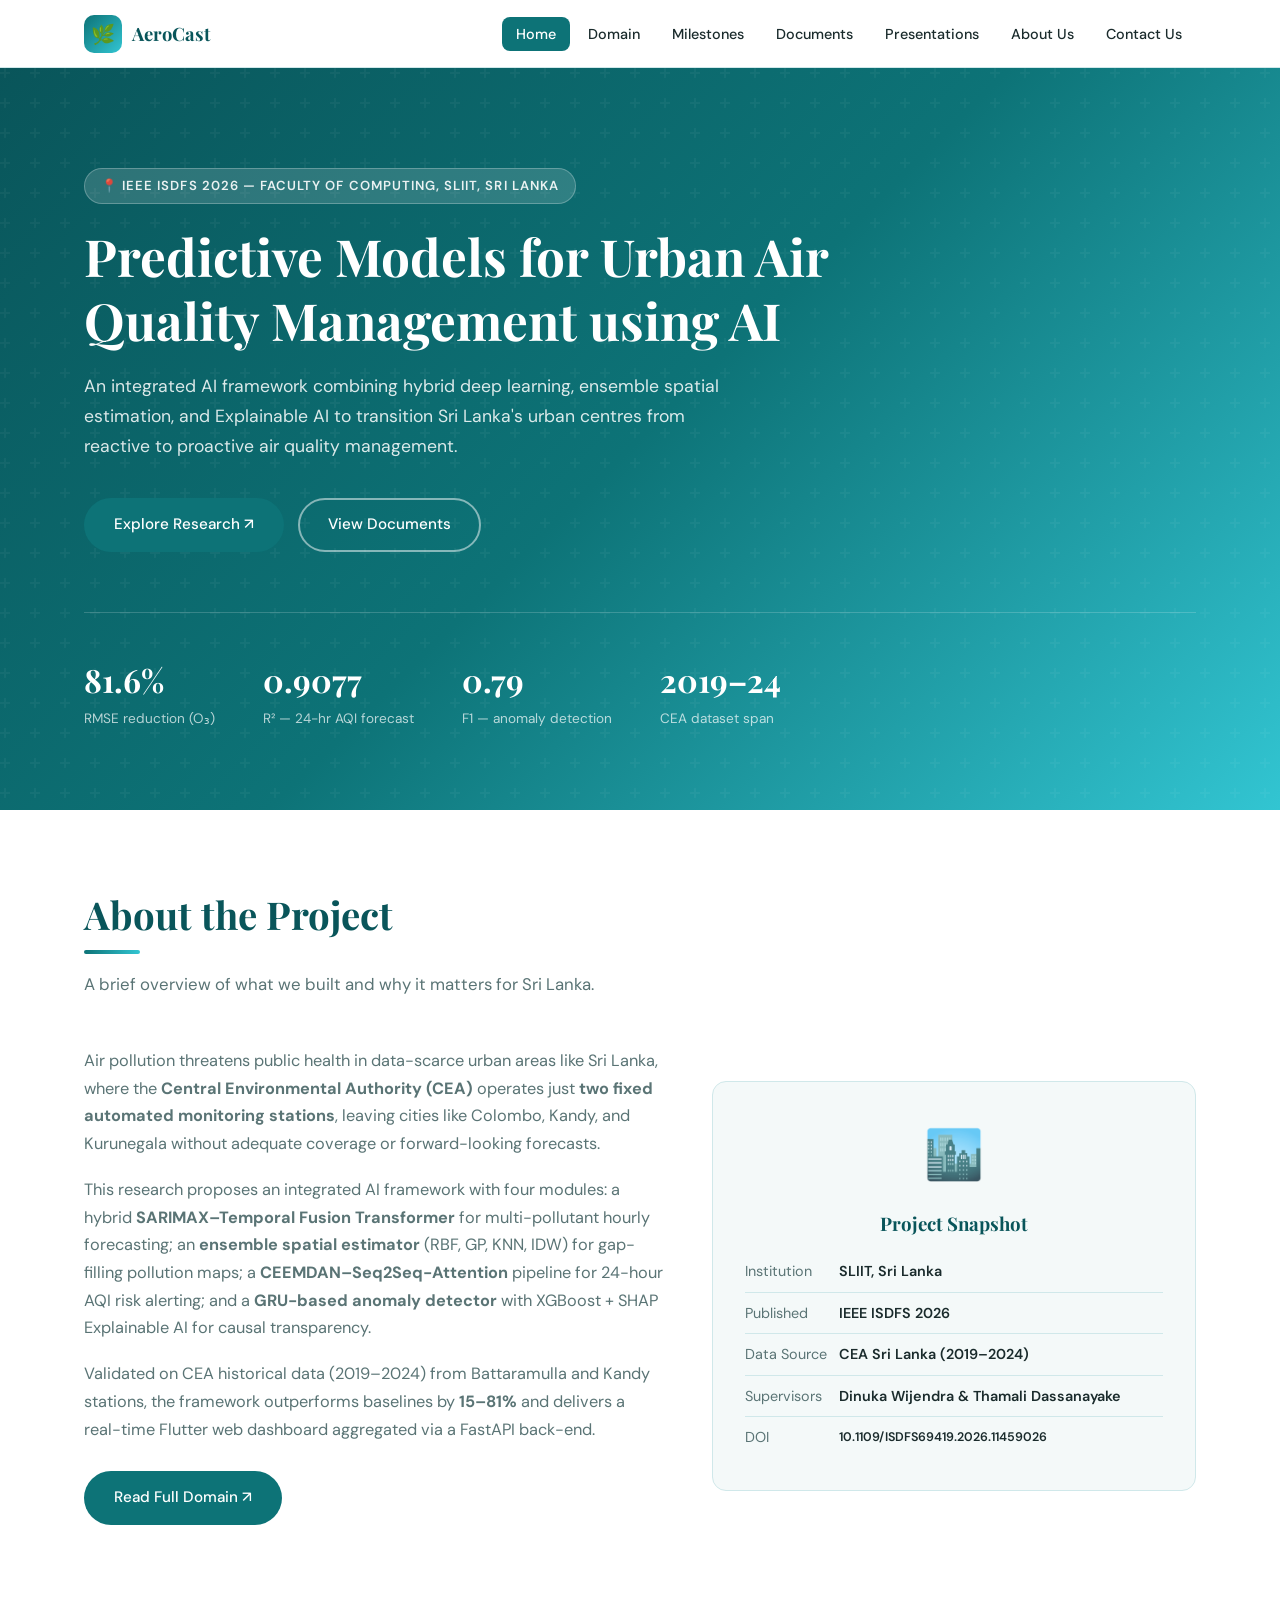
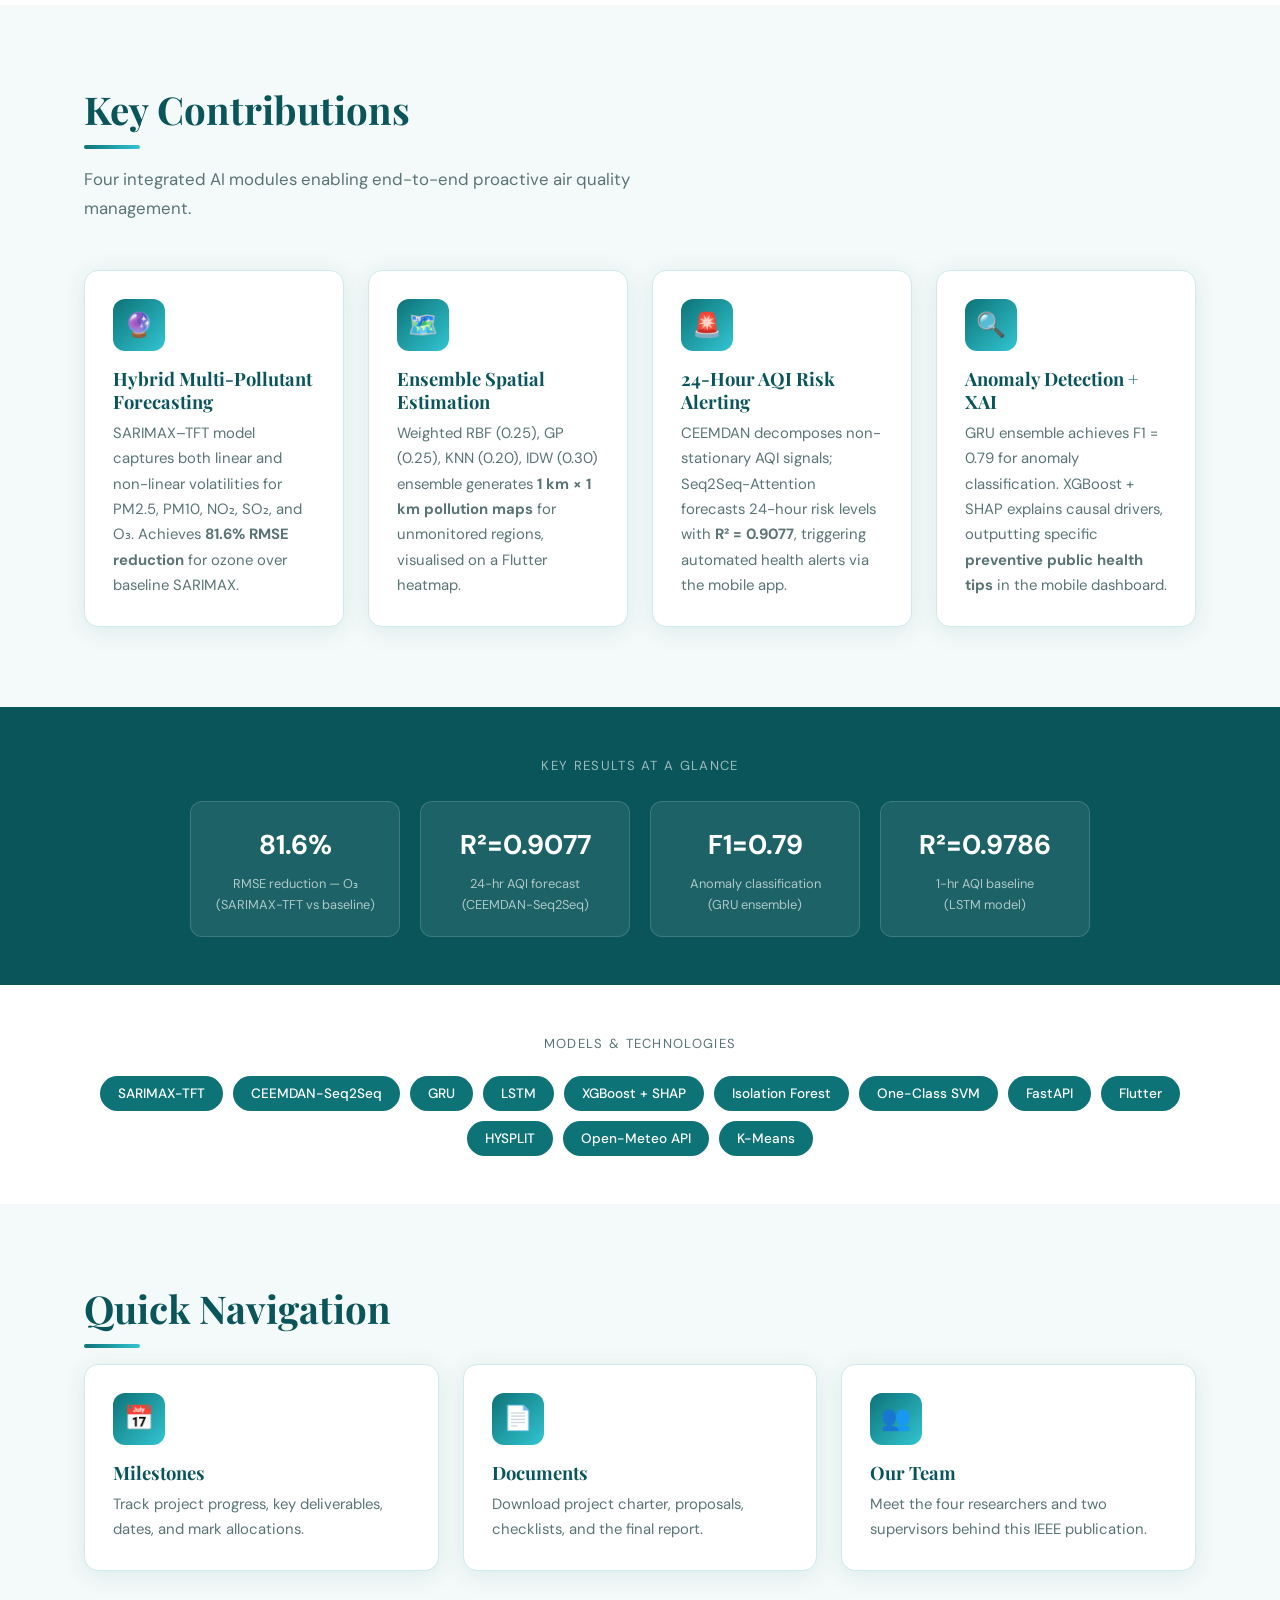
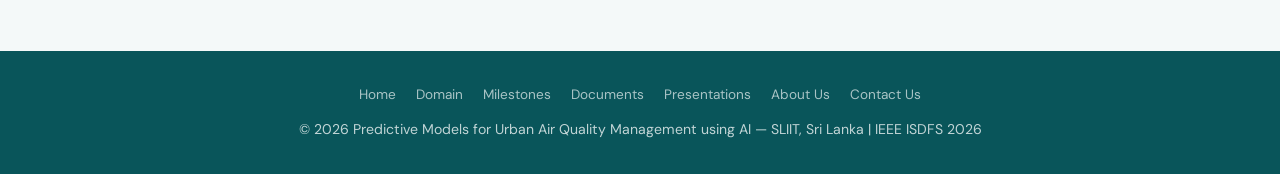
<file: index.html>
<!DOCTYPE html>
<html lang="en">
<head>
  <meta charset="UTF-8" />
  <meta name="viewport" content="width=device-width, initial-scale=1.0" />
  <meta name="description" content="Predictive Models for Urban Air Quality Management using AI — Research Project Website, SLIIT Sri Lanka, IEEE ISDFS 2026" />
  <meta name="keywords" content="air quality, AI, Sri Lanka, SARIMAX, TFT, GRU, LSTM, CEA, CEEMDAN, XAI, research" />
  <meta name="author" content="Dulara Liyanage, Nimasha Fernando, Nimasha Vithanage, Imasha Wijewardane — SLIIT" />
  <title>AeroCast | Home</title>
  <link rel="stylesheet" href="styles.css" />
  <link rel="icon" href="data:image/svg+xml,<svg xmlns='http://www.w3.org/2000/svg' viewBox='0 0 32 32'><rect width='32' height='32' rx='8' fill='%230d7377'/><text y='22' x='6' font-size='18'>🌿</text></svg>" />
</head>
<body>

  <nav class="navbar">
    <div class="container nav-inner">
      <a href="index.html" class="nav-brand">
        <div class="brand-icon">🌿</div>
        AeroCast
      </a>
      <ul class="nav-links">
        <li><a href="index.html" class="active">Home</a></li>
        <li><a href="domain.html">Domain</a></li>
        <li><a href="milestones.html">Milestones</a></li>
        <li><a href="documents.html">Documents</a></li>
        <li><a href="presentations.html">Presentations</a></li>
        <li><a href="about.html">About Us</a></li>
        <li><a href="contact.html">Contact Us</a></li>
      </ul>
    </div>
  </nav>

  <!-- HERO -->
  <section class="hero">
    <div class="container">
      <div class="hero-content">
        <div class="hero-badge">📍 IEEE ISDFS 2026 — Faculty of Computing, SLIIT, Sri Lanka</div>
        <h1>Predictive Models for Urban Air Quality Management using AI</h1>
        <p>
          An integrated AI framework combining hybrid deep learning, ensemble spatial estimation, and
          Explainable AI to transition Sri Lanka's urban centres from reactive to proactive air quality management.
        </p>
        <div class="hero-cta">
          <a href="domain.html" class="btn btn-primary">Explore Research ↗</a>
          <a href="documents.html" class="btn btn-outline" style="color:white;border-color:rgba(255,255,255,0.5)">View Documents</a>
        </div>
      </div>
      <div class="hero-stats">
        <div class="stat-item">
          <div class="stat-num">81.6%</div>
          <div class="stat-label">RMSE reduction (O₃)</div>
        </div>
        <div class="stat-item">
          <div class="stat-num">0.9077</div>
          <div class="stat-label">R² — 24-hr AQI forecast</div>
        </div>
        <div class="stat-item">
          <div class="stat-num">0.79</div>
          <div class="stat-label">F1 — anomaly detection</div>
        </div>
        <div class="stat-item">
          <div class="stat-num">2019–24</div>
          <div class="stat-label">CEA dataset span</div>
        </div>
      </div>
    </div>
  </section>

  <!-- ABOUT -->
  <section class="section" style="background:var(--white)">
    <div class="container">
      <h2 class="section-title">About the Project</h2>
      <div class="divider"></div>
      <p class="section-sub">A brief overview of what we built and why it matters for Sri Lanka.</p>
      <div style="display:grid;grid-template-columns:1.2fr 1fr;gap:48px;align-items:center;">
        <div>
          <p style="color:var(--text-muted);font-size:1.02rem;margin-bottom:18px;">
            Air pollution threatens public health in data-scarce urban areas like Sri Lanka, where the
            <strong>Central Environmental Authority (CEA)</strong> operates just <strong>two fixed automated
            monitoring stations</strong>, leaving cities like Colombo, Kandy, and Kurunegala without
            adequate coverage or forward-looking forecasts.
          </p>
          <p style="color:var(--text-muted);font-size:1.02rem;margin-bottom:18px;">
            This research proposes an integrated AI framework with four modules:
            a hybrid <strong>SARIMAX–Temporal Fusion Transformer</strong> for multi-pollutant hourly
            forecasting; an <strong>ensemble spatial estimator</strong> (RBF, GP, KNN, IDW) for
            gap-filling pollution maps; a <strong>CEEMDAN–Seq2Seq-Attention</strong> pipeline for
            24-hour AQI risk alerting; and a <strong>GRU-based anomaly detector</strong> with XGBoost
            + SHAP Explainable AI for causal transparency.
          </p>
          <p style="color:var(--text-muted);font-size:1.02rem;margin-bottom:28px;">
            Validated on CEA historical data (2019–2024) from Battaramulla and Kandy stations, the
            framework outperforms baselines by <strong>15–81%</strong> and delivers a real-time
            Flutter web dashboard aggregated via a FastAPI back-end.
          </p>
          <a href="domain.html" class="btn btn-primary">Read Full Domain ↗</a>
        </div>
        <div style="background:var(--off-white);border-radius:var(--radius);padding:32px;border:1px solid var(--border);">
          <div style="font-size:3rem;text-align:center;margin-bottom:16px;">🏙️</div>
          <h3 style="text-align:center;margin-bottom:16px;">Project Snapshot</h3>
          <table style="width:100%;font-size:0.9rem;border-collapse:collapse;">
            <tr style="border-bottom:1px solid var(--border);">
              <td style="padding:8px 0;color:var(--text-muted);">Institution</td>
              <td style="padding:8px 0;font-weight:600;">SLIIT, Sri Lanka</td>
            </tr>
            <tr style="border-bottom:1px solid var(--border);">
              <td style="padding:8px 0;color:var(--text-muted);">Published</td>
              <td style="padding:8px 0;font-weight:600;">IEEE ISDFS 2026</td>
            </tr>
            <tr style="border-bottom:1px solid var(--border);">
              <td style="padding:8px 0;color:var(--text-muted);">Data Source</td>
              <td style="padding:8px 0;font-weight:600;">CEA Sri Lanka (2019–2024)</td>
            </tr>
            <tr style="border-bottom:1px solid var(--border);">
              <td style="padding:8px 0;color:var(--text-muted);">Supervisors</td>
              <td style="padding:8px 0;font-weight:600;">Dinuka Wijendra &amp; Thamali Dassanayake</td>
            </tr>
            <tr>
              <td style="padding:8px 0;color:var(--text-muted);">DOI</td>
              <td style="padding:8px 0;font-weight:600;font-size:0.78rem;">10.1109/ISDFS69419.2026.11459026</td>
            </tr>
          </table>
        </div>
      </div>
    </div>
  </section>

  <!-- KEY CONTRIBUTIONS -->
  <section class="section" style="background:var(--off-white)">
    <div class="container">
      <h2 class="section-title">Key Contributions</h2>
      <div class="divider"></div>
      <p class="section-sub">Four integrated AI modules enabling end-to-end proactive air quality management.</p>
      <div class="feature-grid">
        <div class="card">
          <div class="card-icon">🔮</div>
          <h3>Hybrid Multi-Pollutant Forecasting</h3>
          <p>SARIMAX–TFT model captures both linear and non-linear volatilities for PM2.5, PM10, NO₂, SO₂, and O₃. Achieves <strong>81.6% RMSE reduction</strong> for ozone over baseline SARIMAX.</p>
        </div>
        <div class="card">
          <div class="card-icon">🗺️</div>
          <h3>Ensemble Spatial Estimation</h3>
          <p>Weighted RBF (0.25), GP (0.25), KNN (0.20), IDW (0.30) ensemble generates <strong>1 km × 1 km pollution maps</strong> for unmonitored regions, visualised on a Flutter heatmap.</p>
        </div>
        <div class="card">
          <div class="card-icon">🚨</div>
          <h3>24-Hour AQI Risk Alerting</h3>
          <p>CEEMDAN decomposes non-stationary AQI signals; Seq2Seq-Attention forecasts 24-hour risk levels with <strong>R² = 0.9077</strong>, triggering automated health alerts via the mobile app.</p>
        </div>
        <div class="card">
          <div class="card-icon">🔍</div>
          <h3>Anomaly Detection + XAI</h3>
          <p>GRU ensemble achieves F1 = 0.79 for anomaly classification. XGBoost + SHAP explains causal drivers, outputting specific <strong>preventive public health tips</strong> in the mobile dashboard.</p>
        </div>
      </div>
    </div>
  </section>

  <!-- RESULTS STRIP -->
  <section class="section-sm" style="background:var(--teal-dark);">
    <div class="container" style="text-align:center;">
      <p style="color:rgba(255,255,255,0.6);font-size:0.82rem;letter-spacing:0.1em;text-transform:uppercase;margin-bottom:24px;">Key Results at a Glance</p>
      <div style="display:grid;grid-template-columns:repeat(auto-fit,minmax(180px,1fr));gap:20px;max-width:900px;margin:0 auto;">
        <div style="background:rgba(255,255,255,0.08);border:1px solid rgba(255,255,255,0.15);border-radius:12px;padding:20px;">
          <div style="font-size:1.7rem;font-weight:700;color:white;">81.6%</div>
          <div style="font-size:0.8rem;color:rgba(255,255,255,0.65);margin-top:4px;">RMSE reduction — O₃<br/>(SARIMAX-TFT vs baseline)</div>
        </div>
        <div style="background:rgba(255,255,255,0.08);border:1px solid rgba(255,255,255,0.15);border-radius:12px;padding:20px;">
          <div style="font-size:1.7rem;font-weight:700;color:white;">R²=0.9077</div>
          <div style="font-size:0.8rem;color:rgba(255,255,255,0.65);margin-top:4px;">24-hr AQI forecast<br/>(CEEMDAN-Seq2Seq)</div>
        </div>
        <div style="background:rgba(255,255,255,0.08);border:1px solid rgba(255,255,255,0.15);border-radius:12px;padding:20px;">
          <div style="font-size:1.7rem;font-weight:700;color:white;">F1=0.79</div>
          <div style="font-size:0.8rem;color:rgba(255,255,255,0.65);margin-top:4px;">Anomaly classification<br/>(GRU ensemble)</div>
        </div>
        <div style="background:rgba(255,255,255,0.08);border:1px solid rgba(255,255,255,0.15);border-radius:12px;padding:20px;">
          <div style="font-size:1.7rem;font-weight:700;color:white;">R²=0.9786</div>
          <div style="font-size:0.8rem;color:rgba(255,255,255,0.65);margin-top:4px;">1-hr AQI baseline<br/>(LSTM model)</div>
        </div>
      </div>
    </div>
  </section>

  <!-- TECH STRIP -->
  <section class="section-sm" style="background:var(--white);">
    <div class="container" style="text-align:center;">
      <p style="color:var(--text-muted);font-size:0.82rem;letter-spacing:0.1em;text-transform:uppercase;margin-bottom:20px;">Models &amp; Technologies</p>
      <div style="display:flex;flex-wrap:wrap;gap:10px;justify-content:center;">
        <span class="tech-pill">SARIMAX-TFT</span>
        <span class="tech-pill">CEEMDAN-Seq2Seq</span>
        <span class="tech-pill">GRU</span>
        <span class="tech-pill">LSTM</span>
        <span class="tech-pill">XGBoost + SHAP</span>
        <span class="tech-pill">Isolation Forest</span>
        <span class="tech-pill">One-Class SVM</span>
        <span class="tech-pill">FastAPI</span>
        <span class="tech-pill">Flutter</span>
        <span class="tech-pill">HYSPLIT</span>
        <span class="tech-pill">Open-Meteo API</span>
        <span class="tech-pill">K-Means</span>
      </div>
    </div>
  </section>

  <!-- QUICK LINKS -->
  <section class="section" style="background:var(--off-white);">
    <div class="container">
      <h2 class="section-title">Quick Navigation</h2>
      <div class="divider"></div>
      <div class="grid-3">
        <a href="milestones.html" class="card" style="text-decoration:none;">
          <div class="card-icon">📅</div>
          <h3>Milestones</h3>
          <p>Track project progress, key deliverables, dates, and mark allocations.</p>
        </a>
        <a href="documents.html" class="card" style="text-decoration:none;">
          <div class="card-icon">📄</div>
          <h3>Documents</h3>
          <p>Download project charter, proposals, checklists, and the final report.</p>
        </a>
        <a href="about.html" class="card" style="text-decoration:none;">
          <div class="card-icon">👥</div>
          <h3>Our Team</h3>
          <p>Meet the four researchers and two supervisors behind this IEEE publication.</p>
        </a>
      </div>
    </div>
  </section>

  <footer class="footer">
    <div class="footer-links">
      <a href="index.html">Home</a><a href="domain.html">Domain</a><a href="milestones.html">Milestones</a>
      <a href="documents.html">Documents</a><a href="presentations.html">Presentations</a>
      <a href="about.html">About Us</a><a href="contact.html">Contact Us</a>
    </div>
    <p>© 2026 Predictive Models for Urban Air Quality Management using AI — SLIIT, Sri Lanka | IEEE ISDFS 2026</p>
  </footer>

</body>
</html>
</file>
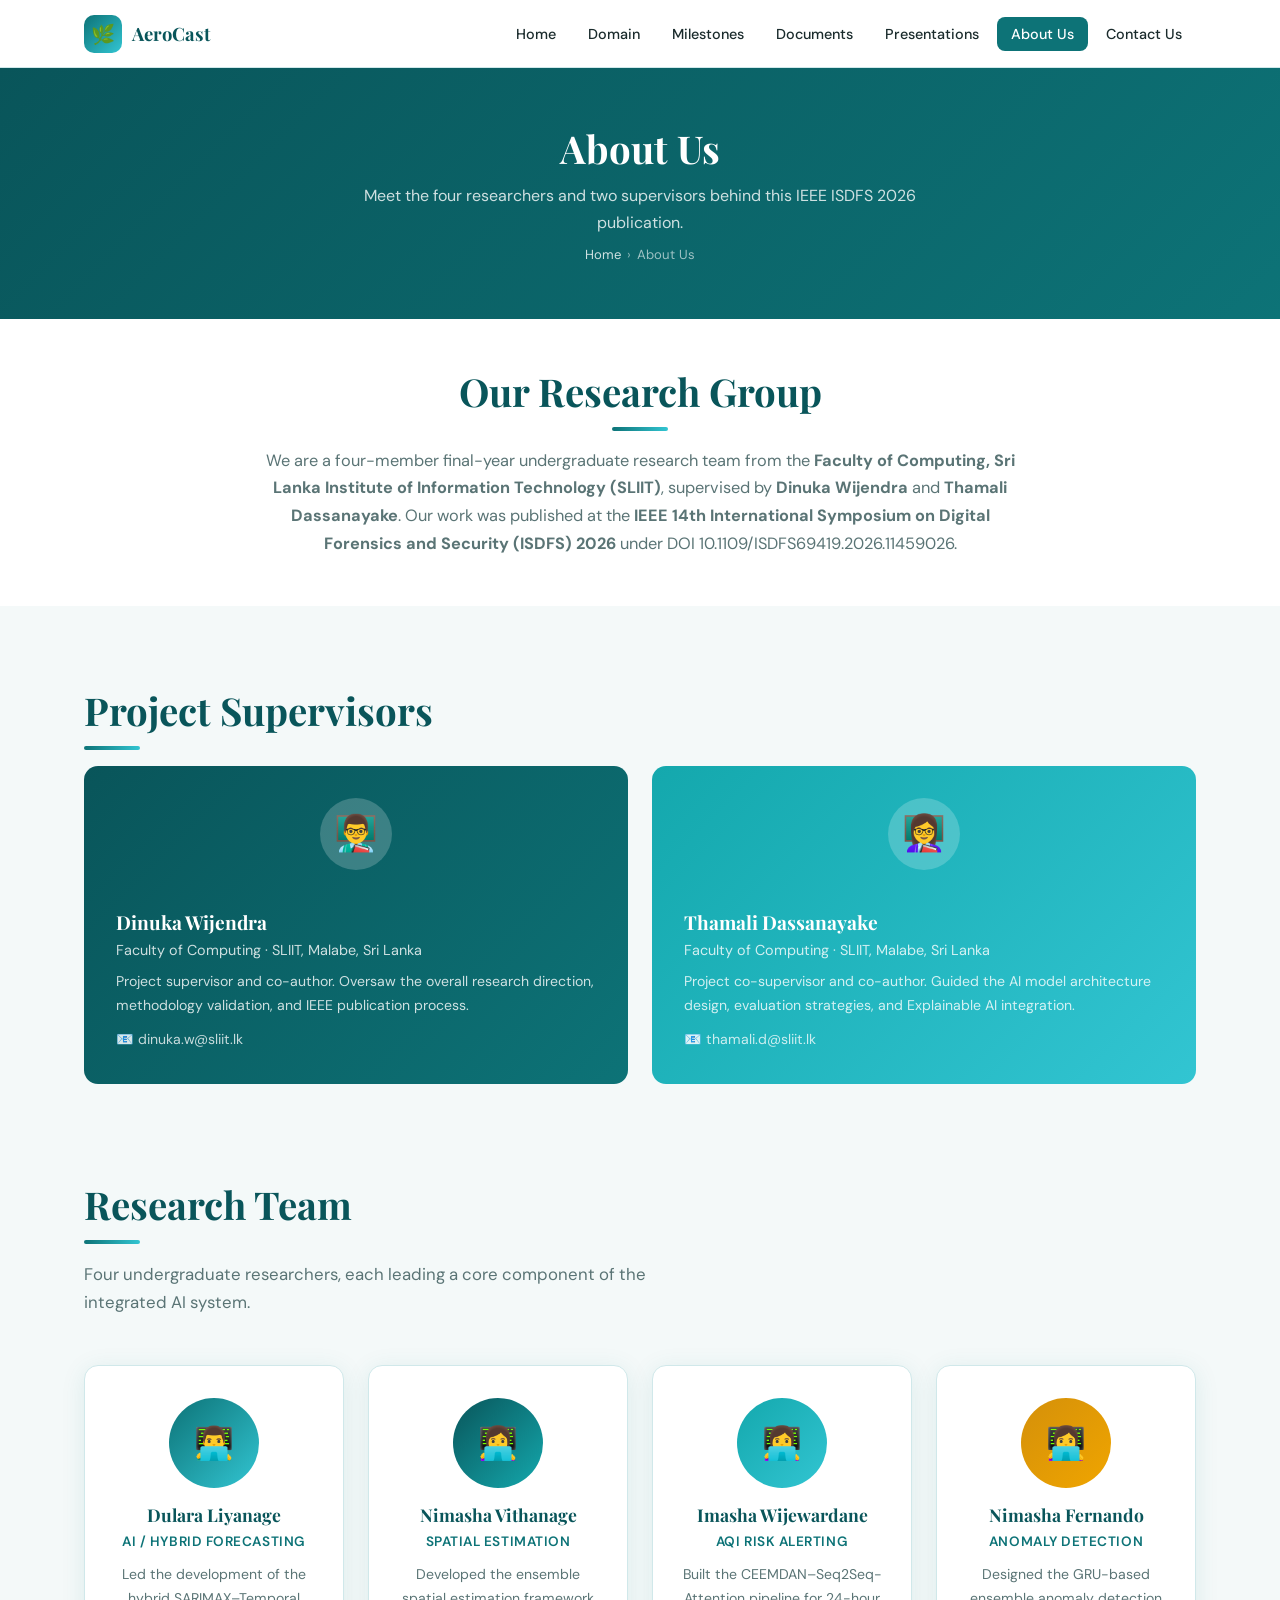
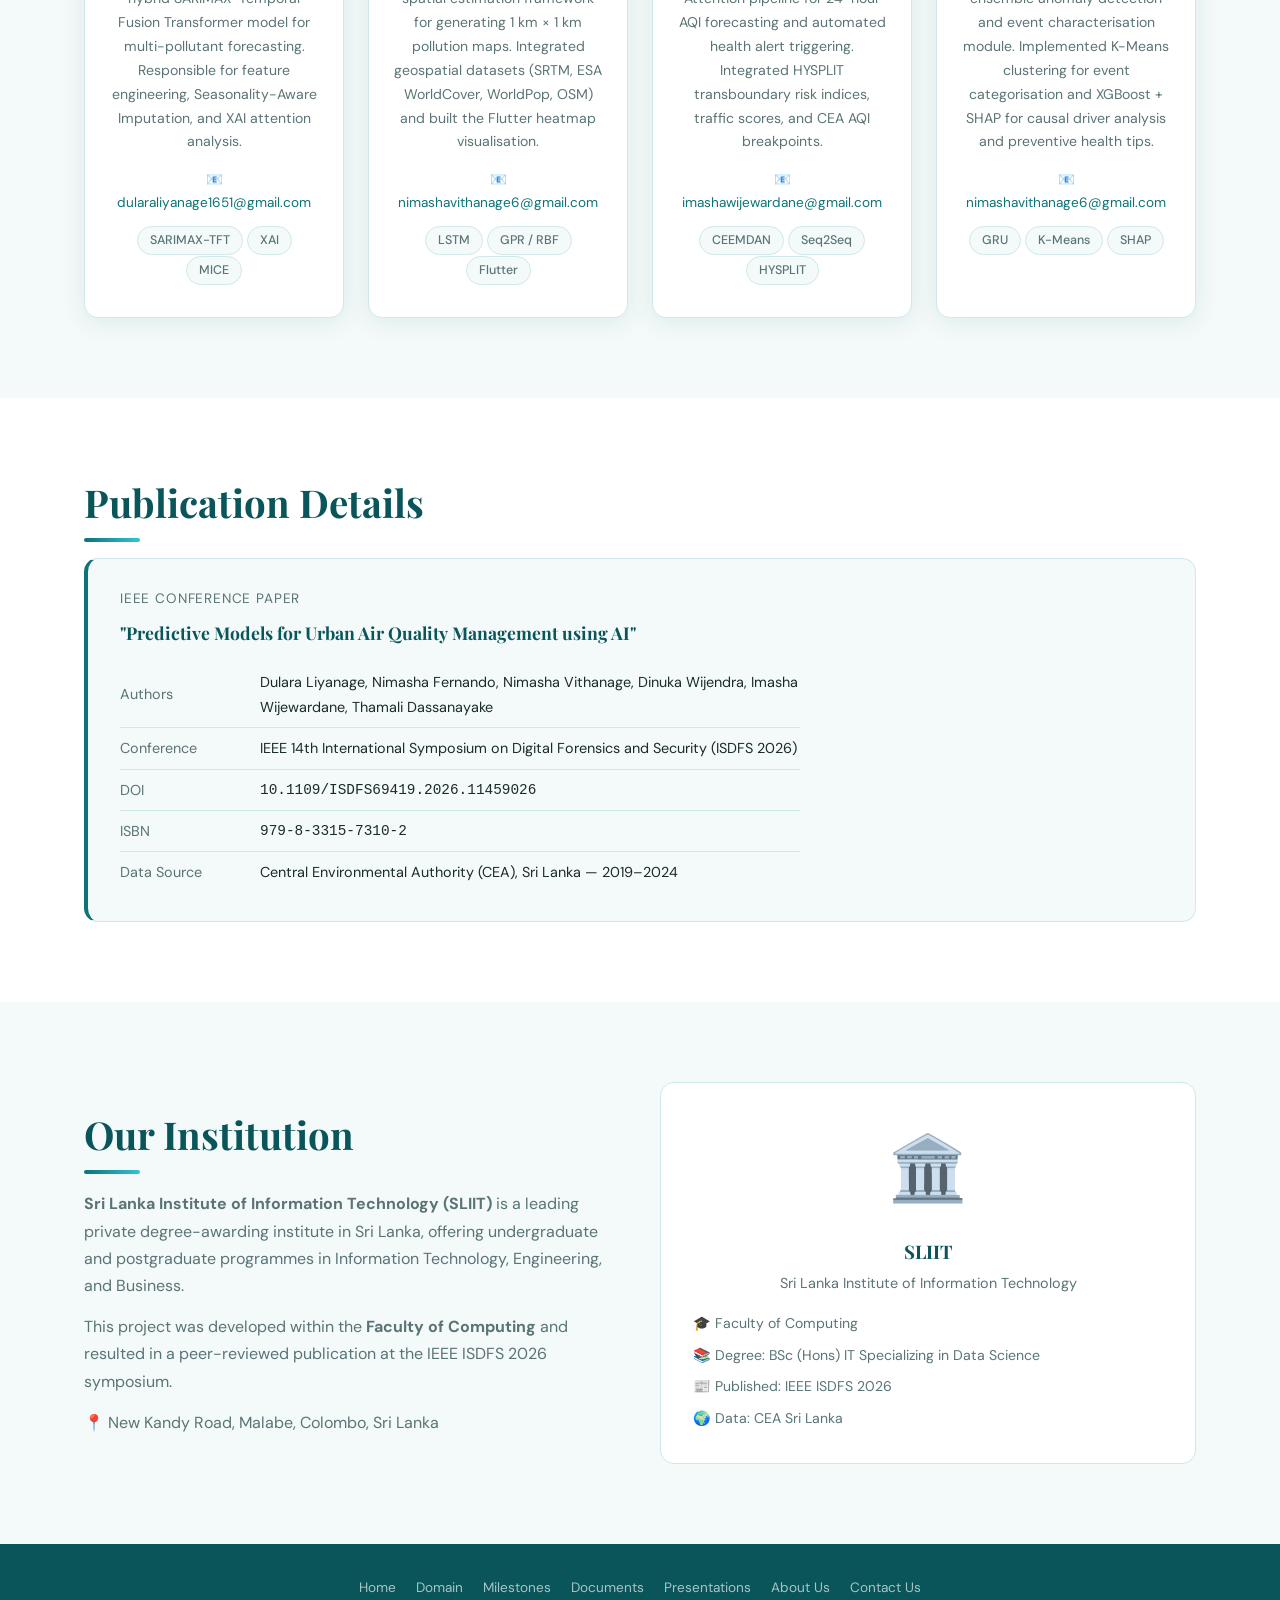
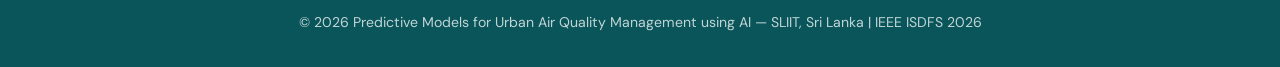
<file: about.html>
<!DOCTYPE html>
<html lang="en">
<head>
  <meta charset="UTF-8" />
  <meta name="viewport" content="width=device-width, initial-scale=1.0" />
  <meta name="description" content="About Us — Meet the research team behind the AeroCast project." />
  <title>AeroCast | About Us</title>
  <link rel="stylesheet" href="styles.css" />
  <link rel="icon" href="data:image/svg+xml,<svg xmlns='http://www.w3.org/2000/svg' viewBox='0 0 32 32'><rect width='32' height='32' rx='8' fill='%230d7377'/><text y='22' x='6' font-size='18'>🌿</text></svg>" />
</head>
<body>

  <nav class="navbar">
    <div class="container nav-inner">
      <a href="index.html" class="nav-brand"><div class="brand-icon">🌿</div>AeroCast</span></a>
      <ul class="nav-links">
        <li><a href="index.html">Home</a></li>
        <li><a href="domain.html">Domain</a></li>
        <li><a href="milestones.html">Milestones</a></li>
        <li><a href="documents.html">Documents</a></li>
        <li><a href="presentations.html">Presentations</a></li>
        <li><a href="about.html" class="active">About Us</a></li>
        <li><a href="contact.html">Contact Us</a></li>
      </ul>
    </div>
  </nav>

  <section class="page-hero">
    <div class="container">
      <h1>About Us</h1>
      <p>Meet the four researchers and two supervisors behind this IEEE ISDFS 2026 publication.</p>
      <div class="breadcrumb"><a href="index.html">Home</a><span>›</span>About Us</div>
    </div>
  </section>

  <!-- PROJECT INTRO -->
  <section class="section-sm" style="background:var(--white);">
    <div class="container">
      <div style="max-width:760px;margin:0 auto;text-align:center;">
        <h2 class="section-title">Our Research Group</h2>
        <div class="divider" style="margin:12px auto 16px;"></div>
        <p style="color:var(--text-muted);font-size:1.02rem;">
          We are a four-member final-year undergraduate research team from the
          <strong>Faculty of Computing, Sri Lanka Institute of Information Technology (SLIIT)</strong>,
          supervised by <strong>Dinuka Wijendra</strong> and <strong>Thamali Dassanayake</strong>.
          Our work was published at the <strong>IEEE 14th International Symposium on Digital Forensics
          and Security (ISDFS) 2026</strong> under DOI 10.1109/ISDFS69419.2026.11459026.
        </p>
      </div>
    </div>
  </section>

  <!-- SUPERVISORS -->
  <section class="section" style="background:var(--off-white);">
    <div class="container">
      <h2 class="section-title">Project Supervisors</h2>
      <div class="divider"></div>

      <div class="grid-2" style="margin-bottom:48px;">

        <!-- Supervisor 1 -->
        <div class="supervisor-card">
          <div class="avatar" style="width:72px;height:72px;font-size:2.2rem;">👨‍🏫</div>
          <div>
            <h3 style="font-size:1.2rem;margin-bottom:4px;">Dinuka Wijendra</h3>
            <p style="margin-bottom:8px;font-size:0.9rem;">Faculty of Computing · SLIIT, Malabe, Sri Lanka</p>
            <p style="font-size:0.88rem;opacity:0.8;">Project supervisor and co-author. Oversaw the overall research direction, methodology validation, and IEEE publication process.</p>
            <p style="margin-top:10px;font-size:0.88rem;opacity:0.85;">📧 <a href="mailto:dinuka.w@sliit.lk" style="color:rgba(255,255,255,0.9);">dinuka.w@sliit.lk</a></p>
          </div>
        </div>

        <!-- Supervisor 2 -->
        <div class="supervisor-card" style="background:linear-gradient(135deg,#14a8ad,#32c5d2);">
          <div class="avatar" style="width:72px;height:72px;font-size:2.2rem;background:rgba(255,255,255,0.2);">👩‍🏫</div>
          <div>
            <h3 style="font-size:1.2rem;margin-bottom:4px;">Thamali Dassanayake</h3>
            <p style="margin-bottom:8px;font-size:0.9rem;">Faculty of Computing · SLIIT, Malabe, Sri Lanka</p>
            <p style="font-size:0.88rem;opacity:0.8;">Project co-supervisor and co-author. Guided the AI model architecture design, evaluation strategies, and Explainable AI integration.</p>
            <p style="margin-top:10px;font-size:0.88rem;opacity:0.85;">📧 <a href="mailto:thamali.d@sliit.lk" style="color:rgba(255,255,255,0.9);">thamali.d@sliit.lk</a></p>
          </div>
        </div>

      </div>

      <!-- TEAM MEMBERS -->
      <h2 class="section-title">Research Team</h2>
      <div class="divider"></div>
      <p class="section-sub">Four undergraduate researchers, each leading a core component of the integrated AI system.</p>

      <div class="grid-4">

        <!-- Member 1: Dulara Liyanage -->
        <div class="team-card">
          <div class="avatar">👨‍💻</div>
          <h3>Dulara Liyanage</h3>
          <div class="team-role">AI / Hybrid Forecasting</div>
          <p class="team-desc">
            Led the development of the hybrid SARIMAX–Temporal Fusion Transformer model for
            multi-pollutant forecasting. Responsible for feature engineering, Seasonality-Aware
            Imputation, and XAI attention analysis.
          </p>
          <div class="team-email">📧 <a href="mailto:dularaliyanage1651@gmail.com">dularaliyanage1651@gmail.com</a></div>
          <div style="margin-top:10px;">
            <span class="tag">SARIMAX-TFT</span>
            <span class="tag">XAI</span>
            <span class="tag">MICE</span>
          </div>
        </div>

        <!-- Member 2: Nimasha Fernando -->
        <div class="team-card">
          <div class="avatar" style="background:linear-gradient(135deg,#09555a,#14a8ad);">👩‍💻</div>
          <h3>Nimasha Vithanage</h3>
          <div class="team-role">Spatial Estimation</div>
          <p class="team-desc">
            Developed the ensemble spatial estimation framework for generating 1 km × 1 km pollution
            maps. Integrated geospatial datasets (SRTM, ESA WorldCover, WorldPop, OSM) and built the
            Flutter heatmap visualisation.
          </p>
          <div class="team-email">📧 <a href="mailto:nimashavithanage6@gmail.com">nimashavithanage6@gmail.com</a></div>
          <div style="margin-top:10px;">
            <span class="tag">LSTM</span>
            <span class="tag">GPR / RBF</span>
            <span class="tag">Flutter</span>
          </div>
        </div>

        <!-- Member 3: Nimasha Vithanage -->
        <div class="team-card">
          <div class="avatar" style="background:linear-gradient(135deg,#14a8ad,#32c5d2);">👩‍💻</div>
          <h3>Imasha Wijewardane</h3>
          <div class="team-role">AQI Risk Alerting</div>
          <p class="team-desc">
            Built the CEEMDAN–Seq2Seq-Attention pipeline for 24-hour AQI forecasting and
            automated health alert triggering. Integrated HYSPLIT transboundary risk indices,
            traffic scores, and CEA AQI breakpoints.
          </p>
          <div class="team-email">📧 <a href="mailto:imashawijewardane@gmail.com">imashawijewardane@gmail.com</a></div>
          <div style="margin-top:10px;">
            <span class="tag">CEEMDAN</span>
            <span class="tag">Seq2Seq</span>
            <span class="tag">HYSPLIT</span>
          </div>
        </div>

        <!-- Member 4: Nimasha Fernando -->
        <div class="team-card">
          <div class="avatar" style="background:linear-gradient(135deg,#d4900a,#f0a500);">👩‍💻</div>
          <h3>Nimasha Fernando</h3>
          <div class="team-role">Anomaly Detection</div>
          <p class="team-desc">
            Designed the GRU-based ensemble anomaly detection and event characterisation module.
            Implemented K-Means clustering for event categorisation and XGBoost + SHAP for
            causal driver analysis and preventive health tips.
          </p>
          <div class="team-email">📧 <a href="mailto:nimashavithanage6@gmail.com">nimashavithanage6@gmail.com</a></div>
          <div style="margin-top:10px;">
            <span class="tag">GRU</span>
            <span class="tag">K-Means</span>
            <span class="tag">SHAP</span>
          </div>
        </div>

      </div>
    </div>
  </section>

  <!-- PUBLICATION -->
  <section class="section" style="background:var(--white);">
    <div class="container">
      <h2 class="section-title">Publication Details</h2>
      <div class="divider"></div>
      <div style="background:var(--off-white);border:1px solid var(--border);border-left:4px solid var(--teal);border-radius:var(--radius);padding:28px 32px;">
        <p style="font-size:0.85rem;color:var(--text-muted);text-transform:uppercase;letter-spacing:0.06em;margin-bottom:8px;">IEEE Conference Paper</p>
        <p style="font-size:1.1rem;font-weight:700;font-family:'Playfair Display',serif;color:var(--teal-dark);margin-bottom:14px;">
          "Predictive Models for Urban Air Quality Management using AI"
        </p>
        <table style="width:100%;font-size:0.9rem;border-collapse:collapse;max-width:680px;">
          <tr style="border-bottom:1px solid var(--border);">
            <td style="padding:8px 0;color:var(--text-muted);width:140px;">Authors</td>
            <td style="padding:8px 0;">Dulara Liyanage, Nimasha Fernando, Nimasha Vithanage, Dinuka Wijendra, Imasha Wijewardane, Thamali Dassanayake</td>
          </tr>
          <tr style="border-bottom:1px solid var(--border);">
            <td style="padding:8px 0;color:var(--text-muted);">Conference</td>
            <td style="padding:8px 0;">IEEE 14th International Symposium on Digital Forensics and Security (ISDFS 2026)</td>
          </tr>
          <tr style="border-bottom:1px solid var(--border);">
            <td style="padding:8px 0;color:var(--text-muted);">DOI</td>
            <td style="padding:8px 0;font-family:monospace;">10.1109/ISDFS69419.2026.11459026</td>
          </tr>
          <tr style="border-bottom:1px solid var(--border);">
            <td style="padding:8px 0;color:var(--text-muted);">ISBN</td>
            <td style="padding:8px 0;font-family:monospace;">979-8-3315-7310-2</td>
          </tr>
          <tr>
            <td style="padding:8px 0;color:var(--text-muted);">Data Source</td>
            <td style="padding:8px 0;">Central Environmental Authority (CEA), Sri Lanka — 2019–2024</td>
          </tr>
        </table>
      </div>
    </div>
  </section>

  <!-- INSTITUTION -->
  <section class="section" style="background:var(--off-white);">
    <div class="container">
      <div style="display:grid;grid-template-columns:1fr 1fr;gap:40px;align-items:center;">
        <div>
          <h2 class="section-title">Our Institution</h2>
          <div class="divider"></div>
          <p style="color:var(--text-muted);margin-bottom:14px;">
            <strong>Sri Lanka Institute of Information Technology (SLIIT)</strong> is a leading private
            degree-awarding institute in Sri Lanka, offering undergraduate and postgraduate programmes
            in Information Technology, Engineering, and Business.
          </p>
          <p style="color:var(--text-muted);margin-bottom:14px;">
            This project was developed within the <strong>Faculty of Computing</strong> and resulted
            in a peer-reviewed publication at the IEEE ISDFS 2026 symposium.
          </p>
          <p style="color:var(--text-muted);">📍 New Kandy Road, Malabe, Colombo, Sri Lanka</p>
        </div>
        <div style="background:var(--white);border-radius:var(--radius);padding:32px;border:1px solid var(--border);text-align:center;">
          <div style="font-size:4rem;margin-bottom:16px;">🏛️</div>
          <h3 style="margin-bottom:8px;">SLIIT</h3>
          <p style="color:var(--text-muted);font-size:0.9rem;margin-bottom:16px;">Sri Lanka Institute of Information Technology</p>
          <div style="display:flex;flex-direction:column;gap:8px;font-size:0.88rem;color:var(--text-muted);text-align:left;">
            <span>🎓 Faculty of Computing</span>
            <span>📚 Degree: BSc (Hons) IT Specializing in Data Science</span>
            <span>📰 Published: IEEE ISDFS 2026</span>
            <span>🌍 Data: CEA Sri Lanka</span>
          </div>
        </div>
      </div>
    </div>
  </section>

  <footer class="footer">
    <div class="footer-links">
      <a href="index.html">Home</a><a href="domain.html">Domain</a><a href="milestones.html">Milestones</a>
      <a href="documents.html">Documents</a><a href="presentations.html">Presentations</a>
      <a href="about.html">About Us</a><a href="contact.html">Contact Us</a>
    </div>
    <p>© 2026 Predictive Models for Urban Air Quality Management using AI — SLIIT, Sri Lanka | IEEE ISDFS 2026</p>
  </footer>

</body>
</html>
</file>
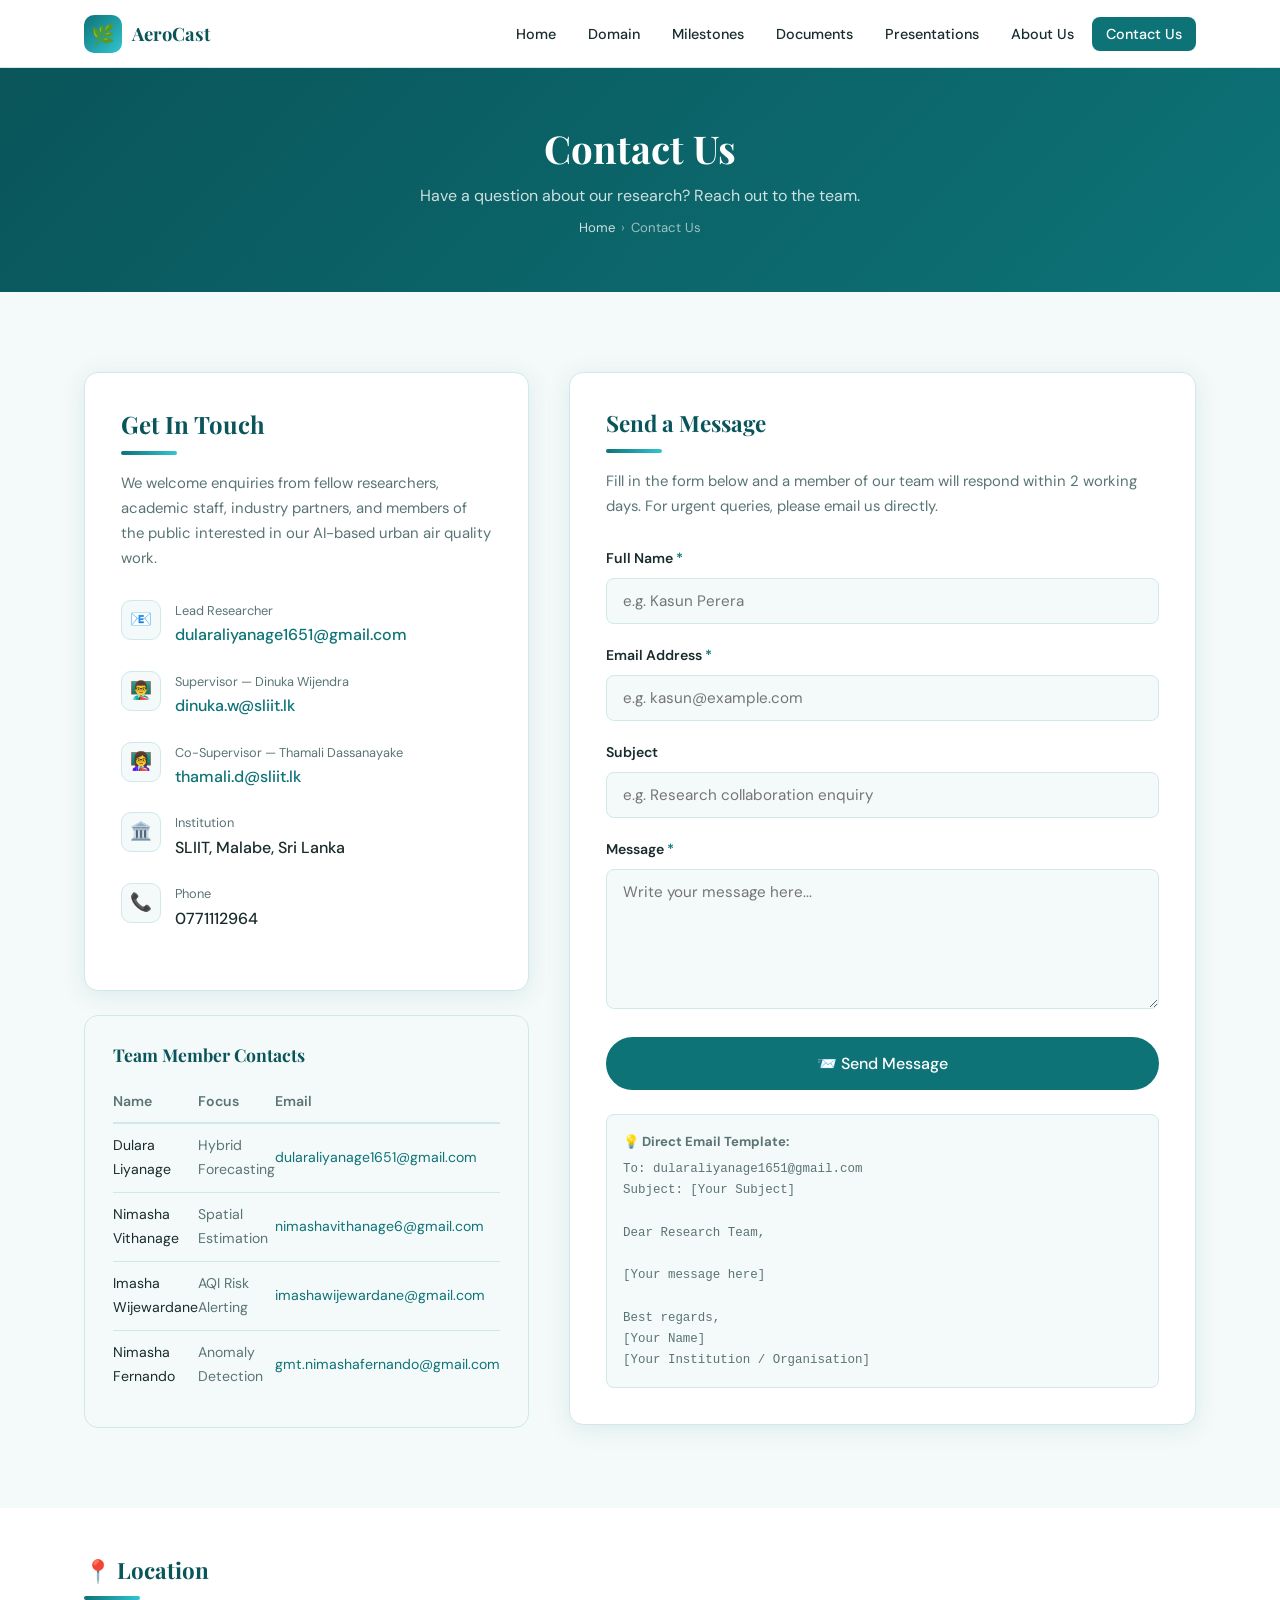
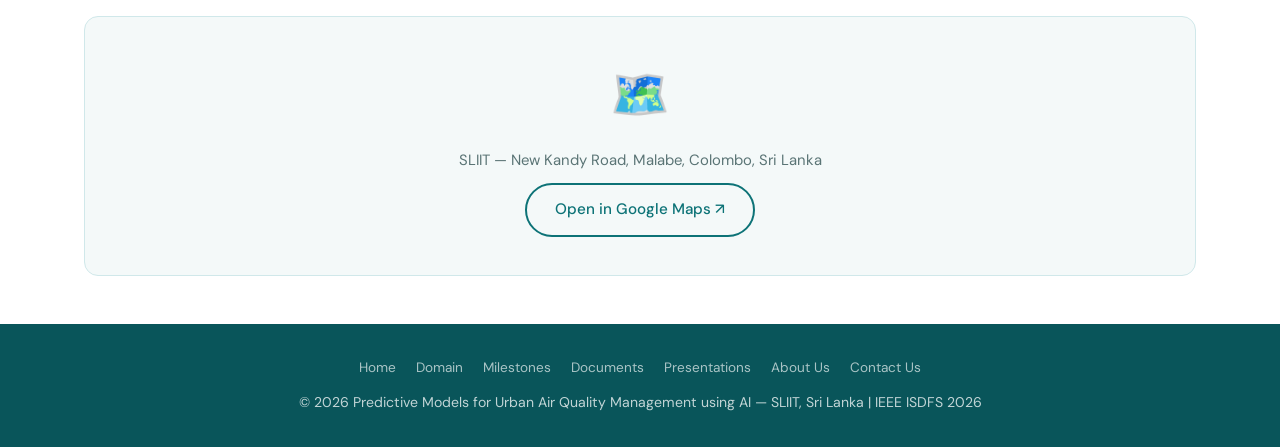
<file: contact.html>
<!DOCTYPE html>
<html lang="en">
<head>
  <meta charset="UTF-8" />
  <meta name="viewport" content="width=device-width, initial-scale=1.0" />
  <meta name="description" content="Contact Us — Reach out to the AeroCast research team." />
  <title>AeroCast | Contact Us</title>
  <link rel="stylesheet" href="styles.css" />
  <link rel="icon" href="data:image/svg+xml,<svg xmlns='http://www.w3.org/2000/svg' viewBox='0 0 32 32'><rect width='32' height='32' rx='8' fill='%230d7377'/><text y='22' x='6' font-size='18'>🌿</text></svg>" />
</head>
<body>

  <nav class="navbar">
    <div class="container nav-inner">
      <a href="index.html" class="nav-brand"><div class="brand-icon">🌿</div>AeroCast</a>
      <ul class="nav-links">
        <li><a href="index.html">Home</a></li>
        <li><a href="domain.html">Domain</a></li>
        <li><a href="milestones.html">Milestones</a></li>
        <li><a href="documents.html">Documents</a></li>
        <li><a href="presentations.html">Presentations</a></li>
        <li><a href="about.html">About Us</a></li>
        <li><a href="contact.html" class="active">Contact Us</a></li>
      </ul>
    </div>
  </nav>

  <section class="page-hero">
    <div class="container">
      <h1>Contact Us</h1>
      <p>Have a question about our research? Reach out to the team.</p>
      <div class="breadcrumb"><a href="index.html">Home</a><span>›</span>Contact Us</div>
    </div>
  </section>

  <section class="section">
    <div class="container">
      <div class="contact-grid">

        <!-- LEFT: Info -->
        <div>
          <div class="contact-info-box">
            <h2>Get In Touch</h2>
            <div class="divider"></div>
            <p style="color:var(--text-muted);margin-bottom:28px;font-size:0.93rem;">
              We welcome enquiries from fellow researchers, academic staff, industry partners, and members
              of the public interested in our AI-based urban air quality work.
            </p>

            <div class="contact-detail">
              <div class="c-icon">📧</div>
              <div>
                <div class="c-label">Lead Researcher</div>
                <div class="c-val"><a href="mailto:dularaliyanage1651@gmail.com">dularaliyanage1651@gmail.com</a></div>
              </div>
            </div>

            <div class="contact-detail">
              <div class="c-icon">👨‍🏫</div>
              <div>
                <div class="c-label">Supervisor — Dinuka Wijendra</div>
                <div class="c-val"><a href="mailto:dinuka.w@sliit.lk">dinuka.w@sliit.lk</a></div>
              </div>
            </div>

            <div class="contact-detail">
              <div class="c-icon">👩‍🏫</div>
              <div>
                <div class="c-label">Co-Supervisor — Thamali Dassanayake</div>
                <div class="c-val"><a href="mailto:thamali.d@sliit.lk">thamali.d@sliit.lk</a></div>
              </div>
            </div>

            <div class="contact-detail">
              <div class="c-icon">🏛️</div>
              <div>
                <div class="c-label">Institution</div>
                <div class="c-val">SLIIT, Malabe, Sri Lanka</div>
              </div>
            </div>

            <div class="contact-detail">
              <div class="c-icon">📞</div>
              <div>
                <div class="c-label">Phone</div>
                <div class="c-val">0771112964</div>
              </div>
            </div>
          </div>

          <!-- Individual contacts -->
          <div style="background:var(--off-white);border:1px solid var(--border);border-radius:var(--radius);padding:28px;margin-top:24px;">
            <h3 style="font-size:1.1rem;margin-bottom:16px;">Team Member Contacts</h3>
            <table style="width:100%;font-size:0.88rem;border-collapse:collapse;">
              <thead>
                <tr style="border-bottom:2px solid var(--border);">
                  <th style="text-align:left;padding:8px 0;color:var(--text-muted);font-weight:600;">Name</th>
                  <th style="text-align:left;padding:8px 0;color:var(--text-muted);font-weight:600;">Focus</th>
                  <th style="text-align:left;padding:8px 0;color:var(--text-muted);font-weight:600;">Email</th>
                </tr>
              </thead>
              <tbody>
                <tr style="border-bottom:1px solid var(--border);">
                  <td style="padding:10px 0;">Dulara Liyanage</td>
                  <td style="padding:10px 0;color:var(--text-muted);">Hybrid Forecasting</td>
                  <td style="padding:10px 0;"><a href="mailto:dularaliyanage1651@gmail.com">dularaliyanage1651@gmail.com</a></td>
                </tr>
                <tr style="border-bottom:1px solid var(--border);">
                  <td style="padding:10px 0;">Nimasha Vithanage</td>
                  <td style="padding:10px 0;color:var(--text-muted);">Spatial Estimation</td>
                  <td style="padding:10px 0;"><a href="mailto:nimashavithanage6@gmail.com">nimashavithanage6@gmail.com</a></td>
                </tr>
                <tr style="border-bottom:1px solid var(--border);">
                  <td style="padding:10px 0;">Imasha Wijewardane</td>
                  <td style="padding:10px 0;color:var(--text-muted);">AQI Risk Alerting</td>
                  <td style="padding:10px 0;"><a href="mailto:imashawijewardane@gmail.com">imashawijewardane@gmail.com</a></td>
                </tr>
                <tr>
                  <td style="padding:10px 0;">Nimasha Fernando</td>
                  <td style="padding:10px 0;color:var(--text-muted);">Anomaly Detection</td>
                  <td style="padding:10px 0;"><a href="mailto:gmt.nimashafernando@gmail.com">gmt.nimashafernando@gmail.com</a></td>
                </tr>
              </tbody>
            </table>
          </div>
        </div>

        <!-- RIGHT: Form -->
        <div class="contact-form-box">
          <h2 style="font-size:1.4rem;margin-bottom:6px;">Send a Message</h2>
          <div class="divider"></div>
          <p style="color:var(--text-muted);margin-bottom:28px;font-size:0.93rem;">
            Fill in the form below and a member of our team will respond within 2 working days. For
            urgent queries, please email us directly.
          </p>
          <form id="contact-form" method="POST">
            <input type="hidden" name="access_key" value="88dcedac-84e4-4c14-b91a-d0de1833d74f" />
            <input type="hidden" name="subject" value="New message from AeroCast website" />
            <input type="hidden" name="from_name" value="AeroCast Contact Form" />
            <div class="form-group">
              <label for="name">Full Name <span style="color:var(--teal);">*</span></label>
              <input type="text" id="name" name="name" placeholder="e.g. Kasun Perera" required />
            </div>
            <div class="form-group">
              <label for="email">Email Address <span style="color:var(--teal);">*</span></label>
              <input type="email" id="email" name="email" placeholder="e.g. kasun@example.com" required />
            </div>
            <div class="form-group">
              <label for="subject">Subject</label>
              <input type="text" id="msg-subject" name="message_subject" placeholder="e.g. Research collaboration enquiry" />
            </div>
            <div class="form-group">
              <label for="message">Message <span style="color:var(--teal);">*</span></label>
              <textarea id="message" name="message" placeholder="Write your message here..." required></textarea>
            </div>
            <button type="submit" id="submit-btn" class="btn btn-primary" style="width:100%;justify-content:center;font-size:1rem;padding:14px 28px;">
              📨 Send Message
            </button>
          </form>

          <div id="form-result" style="display:none;margin-top:16px;padding:14px 18px;border-radius:var(--radius-sm);font-size:0.93rem;"></div>

          <script>
            document.getElementById('contact-form').addEventListener('submit', async function (e) {
              e.preventDefault();
              const btn = document.getElementById('submit-btn');
              const result = document.getElementById('form-result');
              btn.disabled = true;
              btn.innerHTML = '⏳ Sending...';
              result.style.display = 'none';

              const formData = new FormData(this);
              const payload = JSON.stringify(Object.fromEntries(formData));

              try {
                const res = await fetch('https://api.web3forms.com/submit', {
                  method: 'POST',
                  headers: { 'Content-Type': 'application/json', 'Accept': 'application/json' },
                  body: payload
                });
                const data = await res.json();
                if (res.ok) {
                  result.style.display = 'block';
                  result.style.background = '#e6f9f0';
                  result.style.border = '1px solid #34d399';
                  result.style.color = '#065f46';
                  result.innerHTML = '✅ Message sent! We will get back to you within 2 working days.';
                  this.reset();
                } else {
                  throw new Error(data.message || 'Submission failed');
                }
              } catch (err) {
                result.style.display = 'block';
                result.style.background = '#fef2f2';
                result.style.border = '1px solid #f87171';
                result.style.color = '#991b1b';
                result.innerHTML = '❌ ' + (err.message || 'Something went wrong. Please email us directly.');
              }

              btn.disabled = false;
              btn.innerHTML = '📨 Send Message';
            });
          </script>

          <div style="background:var(--off-white);border:1px solid var(--border);border-radius:var(--radius-sm);padding:16px;margin-top:24px;">
            <p style="font-size:0.82rem;color:var(--text-muted);margin-bottom:6px;"><strong>💡 Direct Email Template:</strong></p>
            <pre style="font-size:0.78rem;color:var(--text-muted);white-space:pre-wrap;font-family:monospace;">To: dularaliyanage1651@gmail.com
Subject: [Your Subject]

Dear Research Team,

[Your message here]

Best regards,
[Your Name]
[Your Institution / Organisation]</pre>
          </div>
        </div>

      </div>
    </div>
  </section>

  <!-- MAP -->
  <section class="section-sm" style="background:var(--white);">
    <div class="container">
      <h2 class="section-title" style="font-size:1.4rem;margin-bottom:12px;">📍 Location</h2>
      <div class="divider"></div>
      <div style="background:var(--off-white);border:1px solid var(--border);border-radius:var(--radius);height:260px;display:flex;align-items:center;justify-content:center;flex-direction:column;gap:12px;">
        <div style="font-size:3rem;">🗺️</div>
        <p style="color:var(--text-muted);font-size:0.93rem;text-align:center;">
          SLIIT — New Kandy Road, Malabe, Colombo, Sri Lanka<br/>
          <a href="https://maps.google.com/?q=SLIIT+Malabe" target="_blank" class="btn btn-outline" style="margin-top:10px;display:inline-flex;">Open in Google Maps ↗</a>
        </p>
      </div>
    </div>
  </section>

  <footer class="footer">
    <div class="footer-links">
      <a href="index.html">Home</a><a href="domain.html">Domain</a><a href="milestones.html">Milestones</a>
      <a href="documents.html">Documents</a><a href="presentations.html">Presentations</a>
      <a href="about.html">About Us</a><a href="contact.html">Contact Us</a>
    </div>
    <p>© 2026 Predictive Models for Urban Air Quality Management using AI — SLIIT, Sri Lanka | IEEE ISDFS 2026</p>
  </footer>

</body>
</html>
</file>
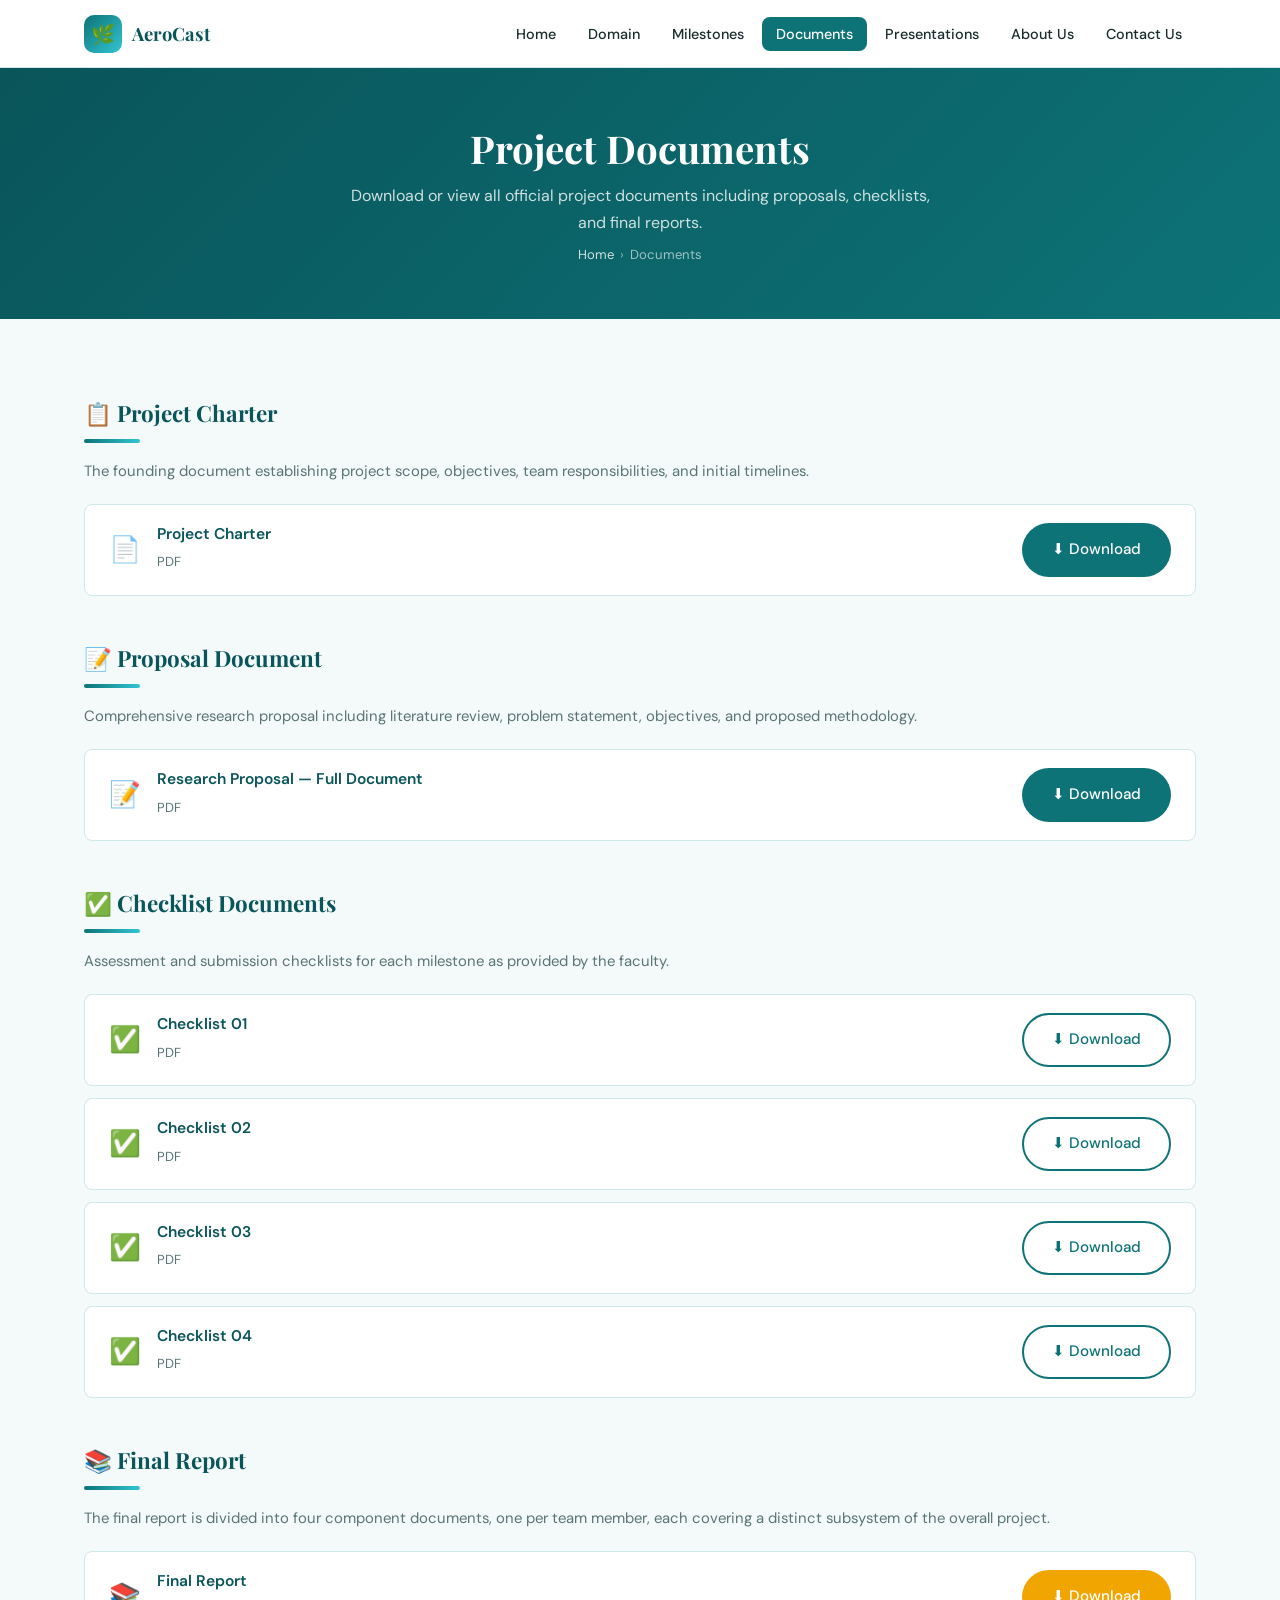
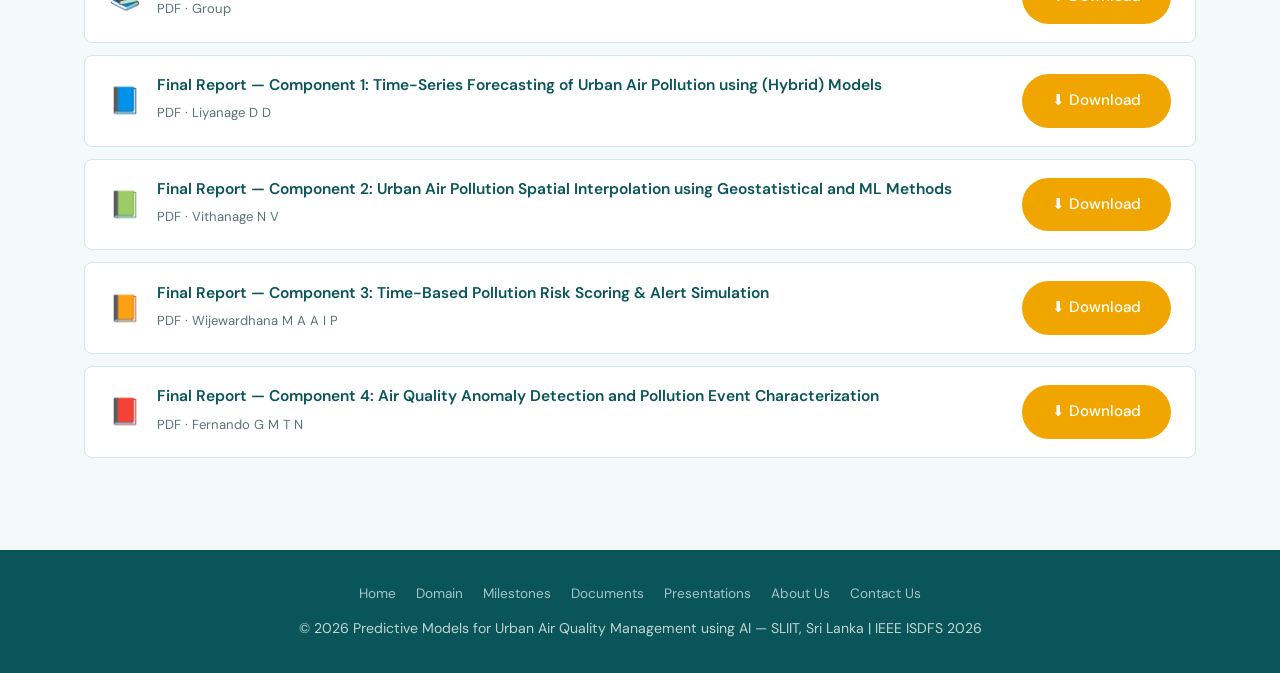
<file: documents.html>
<!DOCTYPE html>
<html lang="en">
<head>
  <meta charset="UTF-8" />
  <meta name="viewport" content="width=device-width, initial-scale=1.0" />
  <meta name="description" content="Project Documents — Download reports, checklists, and proposals." />
  <title>AeroCast | Documents</title>
  <link rel="stylesheet" href="styles.css" />
  <link rel="icon" href="data:image/svg+xml,<svg xmlns='http://www.w3.org/2000/svg' viewBox='0 0 32 32'><rect width='32' height='32' rx='8' fill='%230d7377'/><text y='22' x='6' font-size='18'>🌿</text></svg>" />
</head>
<body>

  <!-- ===== NAVIGATION ===== -->
  <nav class="navbar">
    <div class="container nav-inner">
      <a href="index.html" class="nav-brand">
        <div class="brand-icon">🌿</div>
        AeroCast
      </a>
      <ul class="nav-links">
        <li><a href="index.html">Home</a></li>
        <li><a href="domain.html">Domain</a></li>
        <li><a href="milestones.html">Milestones</a></li>
        <li><a href="documents.html" class="active">Documents</a></li>
        <li><a href="presentations.html">Presentations</a></li>
        <li><a href="about.html">About Us</a></li>
        <li><a href="contact.html">Contact Us</a></li>
      </ul>
    </div>
  </nav>

  <!-- ===== PAGE HERO ===== -->
  <section class="page-hero">
    <div class="container">
      <h1>Project Documents</h1>
      <p>Download or view all official project documents including proposals, checklists, and final reports.</p>
      <div class="breadcrumb"><a href="index.html">Home</a><span>›</span>Documents</div>
    </div>
  </section>

  <!-- ===== DOCUMENTS ===== -->
  <section class="section">
    <div class="container">

      <!-- Project Charter -->
      <h2 class="section-title" style="font-size:1.4rem; margin-bottom:6px;">📋 Project Charter</h2>
      <div class="divider"></div>
      <p style="color:var(--text-muted); margin-bottom:20px; font-size:0.93rem;">The founding document establishing project scope, objectives, team responsibilities, and initial timelines.</p>
      <div class="doc-item">
        <div class="doc-icon">📄</div>
        <div class="doc-info">
          <h4>Project Charter</h4>
          <span>PDF</span>
        </div>
        <a href="https://drive.google.com/file/d/1TrVLmCdgWMnCfwHz1cH5OgI5oDmB3Gp_/view?usp=sharing" class="btn btn-primary" download>⬇ Download</a>
      </div>

      <div style="margin-top:48px;"></div>

      <!-- Proposal Document -->
      <h2 class="section-title" style="font-size:1.4rem; margin-bottom:6px;">📝 Proposal Document</h2>
      <div class="divider"></div>
      <p style="color:var(--text-muted); margin-bottom:20px; font-size:0.93rem;">Comprehensive research proposal including literature review, problem statement, objectives, and proposed methodology.</p>
      <div class="doc-item">
        <div class="doc-icon">📝</div>
        <div class="doc-info">
          <h4>Research Proposal — Full Document</h4>
          <span>PDF</span>
        </div>
        <a href="https://drive.google.com/file/d/15me4IyyVtbDqxgj0Hy0IObrQDVbp6jgl/view?usp=sharing" class="btn btn-primary" download>⬇ Download</a>
      </div>

      <div style="margin-top:48px;"></div>

      <!-- Checklists -->
      <h2 class="section-title" style="font-size:1.4rem; margin-bottom:6px;">✅ Checklist Documents</h2>
      <div class="divider"></div>
      <p style="color:var(--text-muted); margin-bottom:20px; font-size:0.93rem;">Assessment and submission checklists for each milestone as provided by the faculty.</p>
      <div class="doc-item">
        <div class="doc-icon">✅</div>
        <div class="doc-info">
          <h4>Checklist 01</h4>
          <span>PDF</span>
        </div>
        <a href="https://drive.google.com/file/d/13_1l-zEOgX9Iu-vv-uNvcf9L-LcK3R_n/view?usp=sharing" class="btn btn-outline" download>⬇ Download</a>
      </div>
      <div class="doc-item">
        <div class="doc-icon">✅</div>
        <div class="doc-info">
          <h4>Checklist 02</h4>
          <span>PDF</span>
        </div>
        <a href="https://docs.google.com/spreadsheets/d/1Hv2CYnPmb1V72YYCp07OdPval0aPahF8/edit?usp=sharing&ouid=105822881297077037344&rtpof=true&sd=true" class="btn btn-outline" download>⬇ Download</a>
      </div>
      <div class="doc-item">
        <div class="doc-icon">✅</div>
        <div class="doc-info">
          <h4>Checklist 03</h4>
          <span>PDF</span>
        </div>
        <a href="https://drive.google.com/file/d/1ouFmk1PD1-ChYH6RQ6rsufeoSgmiw6Cw/view?usp=sharing" class="btn btn-outline" download>⬇ Download</a>
      </div>
      <div class="doc-item">
        <div class="doc-icon">✅</div>
        <div class="doc-info">
          <h4>Checklist 04</h4>
          <span>PDF</span>
        </div>
        <a href="https://drive.google.com/file/d/1V2_1jygCoiFY1f7tvnJYxxheb-jNDEnM/view?usp=sharing" class="btn btn-outline" download>⬇ Download</a>
      </div>

      <div style="margin-top:48px;"></div>

      <!-- Final Report -->
      <h2 class="section-title" style="font-size:1.4rem; margin-bottom:6px;">📚 Final Report</h2>
      <div class="divider"></div>
      <p style="color:var(--text-muted); margin-bottom:20px; font-size:0.93rem;">The final report is divided into four component documents, one per team member, each covering a distinct subsystem of the overall project.</p>
      <div class="doc-item">
        <div class="doc-icon">📚</div>
        <div class="doc-info">
          <h4>Final Report</h4>
          <span>PDF · Group</span>
        </div>
        <a href="https://drive.google.com/file/d/1-uW3GCKUiCOv6eyQ_wBaOp51GYYCJTVr/view?usp=sharing" class="btn btn-accent" download>⬇ Download</a>
      </div>
      <div class="doc-item">
        <div class="doc-icon">📘</div>
        <div class="doc-info">
          <h4>Final Report — Component 1: Time-Series Forecasting of Urban Air Pollution using (Hybrid) Models</h4>
          <span>PDF · Liyanage D D</span>
        </div>
        <a href="https://drive.google.com/file/d/1ULPoXyF9zo-N8QykyhoLiUDCFNPQ9zEa/view?usp=sharing" class="btn btn-accent" download>⬇ Download</a>
      </div>
      <div class="doc-item">
        <div class="doc-icon">📗</div>
        <div class="doc-info">
          <h4>Final Report — Component 2: Urban Air Pollution Spatial Interpolation using Geostatistical and ML Methods
</h4>
          <span>PDF · Vithanage N V</span>
        </div>
        <a href="https://drive.google.com/file/d/1DH07dNom2oUtK7mrlsC5pe5FQK0GYtyA/view?usp=sharing" class="btn btn-accent" download>⬇ Download</a>
      </div>
      <div class="doc-item">
        <div class="doc-icon">📙</div>
        <div class="doc-info">
          <h4>Final Report — Component 3: Time-Based Pollution Risk Scoring & Alert Simulation</h4>
          <span>PDF · Wijewardhana M A A I P</span>
        </div>
        <a href="https://drive.google.com/file/d/1UrLQcUeC98i5_e1eO8afMYt2ZlAlTKyR/view?usp=sharing" class="btn btn-accent" download>⬇ Download</a>
      </div>
      <div class="doc-item">
        <div class="doc-icon">📕</div>
        <div class="doc-info">
          <h4>Final Report — Component 4: Air Quality Anomaly Detection and Pollution Event Characterization</h4>
          <span>PDF · Fernando G M T N</span>
        </div>
        <a href="https://drive.google.com/file/d/1Qg8YW9yte9NfX9QeXFWaTIGxM34bXJDd/view?usp=sharing" class="btn btn-accent" download>⬇ Download</a>
      </div>
    </div>
  </section>

  <!-- ===== FOOTER ===== -->
  <footer class="footer">
    <div class="footer-links">
      <a href="index.html">Home</a>
      <a href="domain.html">Domain</a>
      <a href="milestones.html">Milestones</a>
      <a href="documents.html">Documents</a>
      <a href="presentations.html">Presentations</a>
      <a href="about.html">About Us</a>
      <a href="contact.html">Contact Us</a>
    </div>
    <p>© 2026 Predictive Models for Urban Air Quality Management using AI — SLIIT, Sri Lanka | IEEE ISDFS 2026</p>
  </footer>

</body>
</html>
</file>
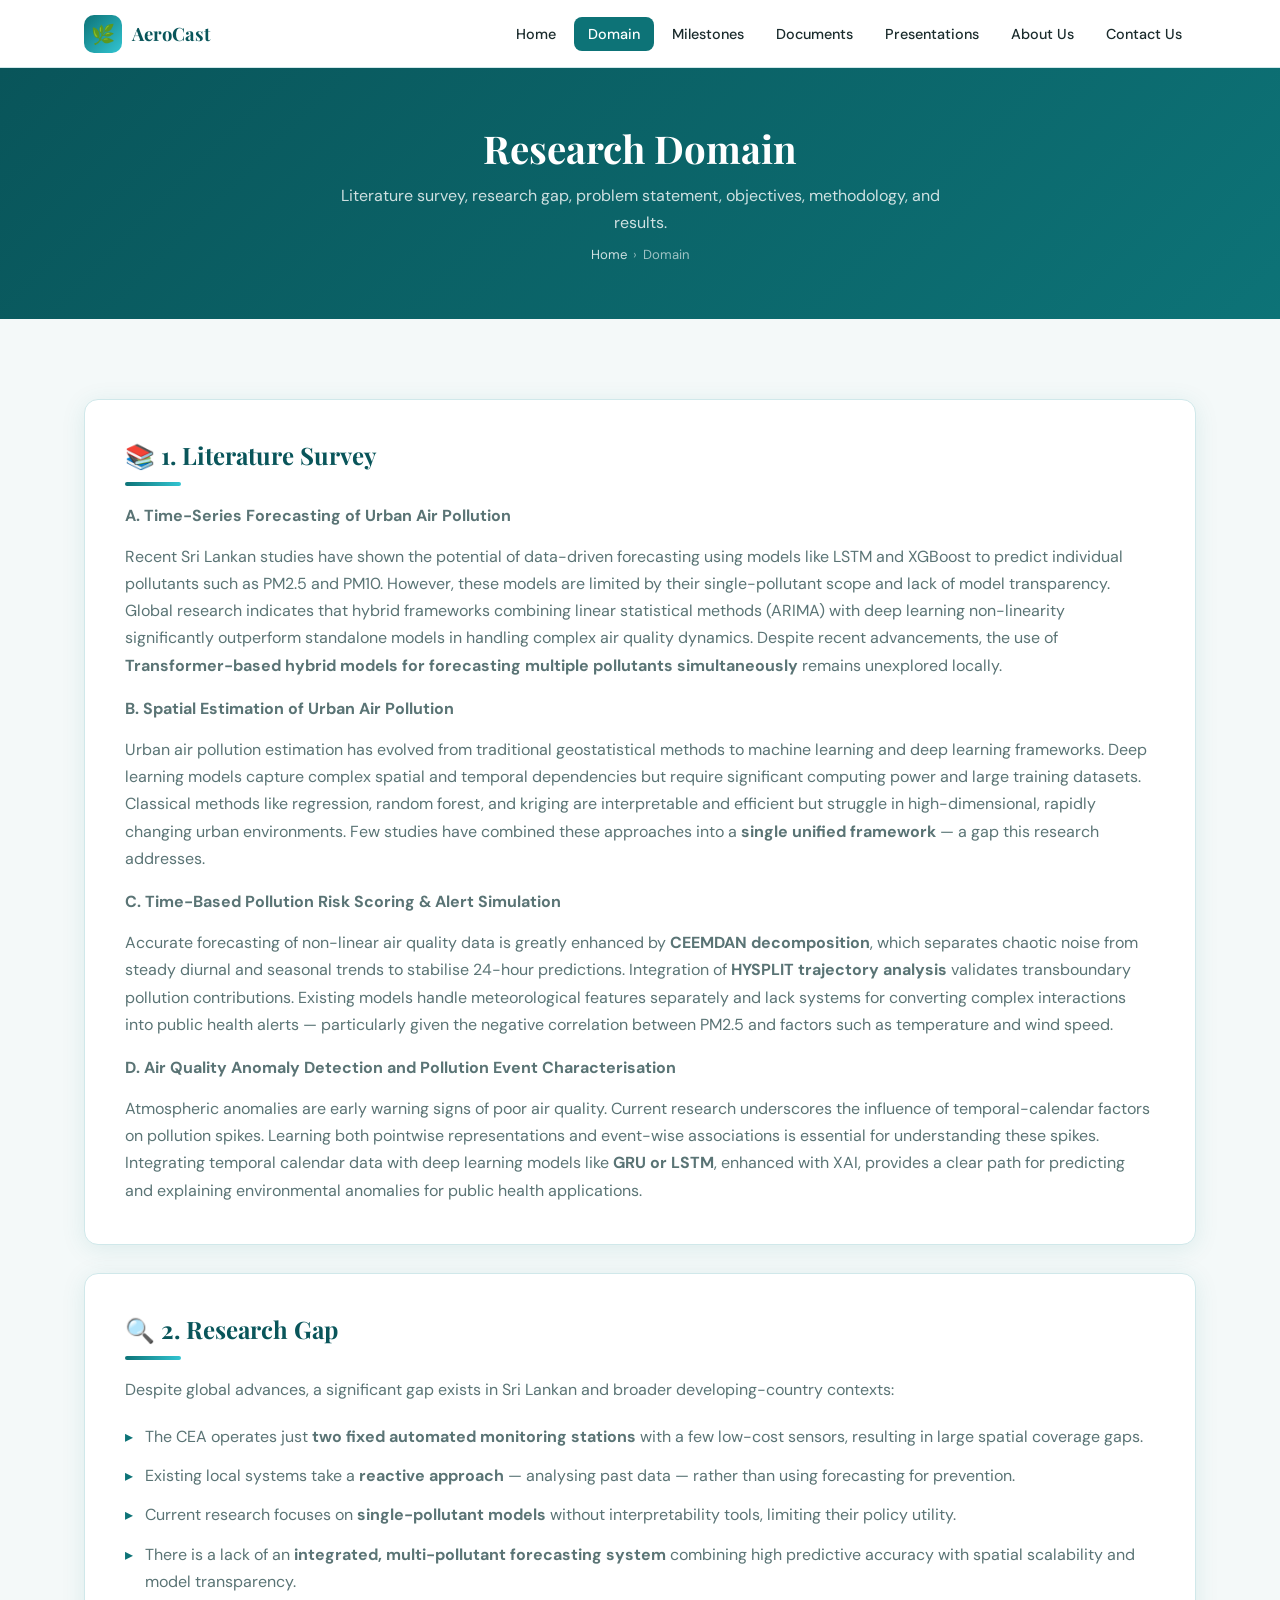
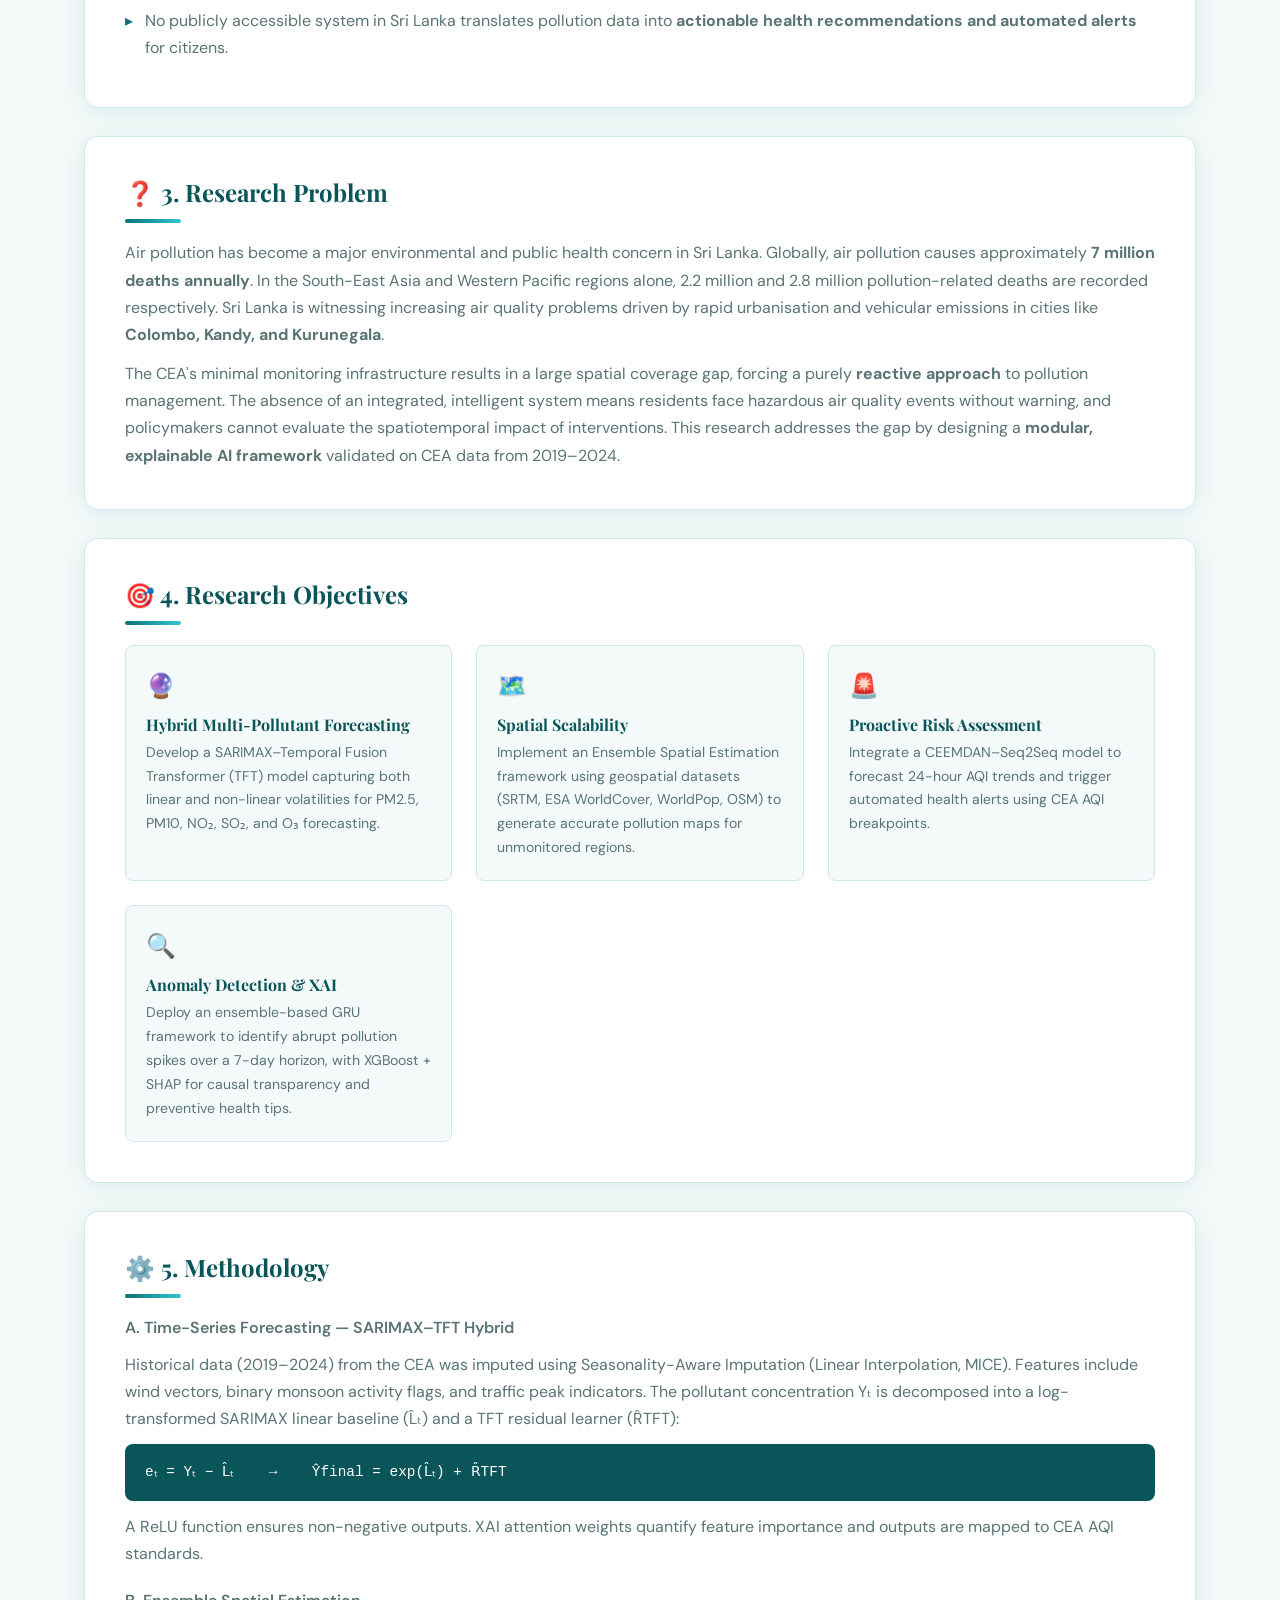
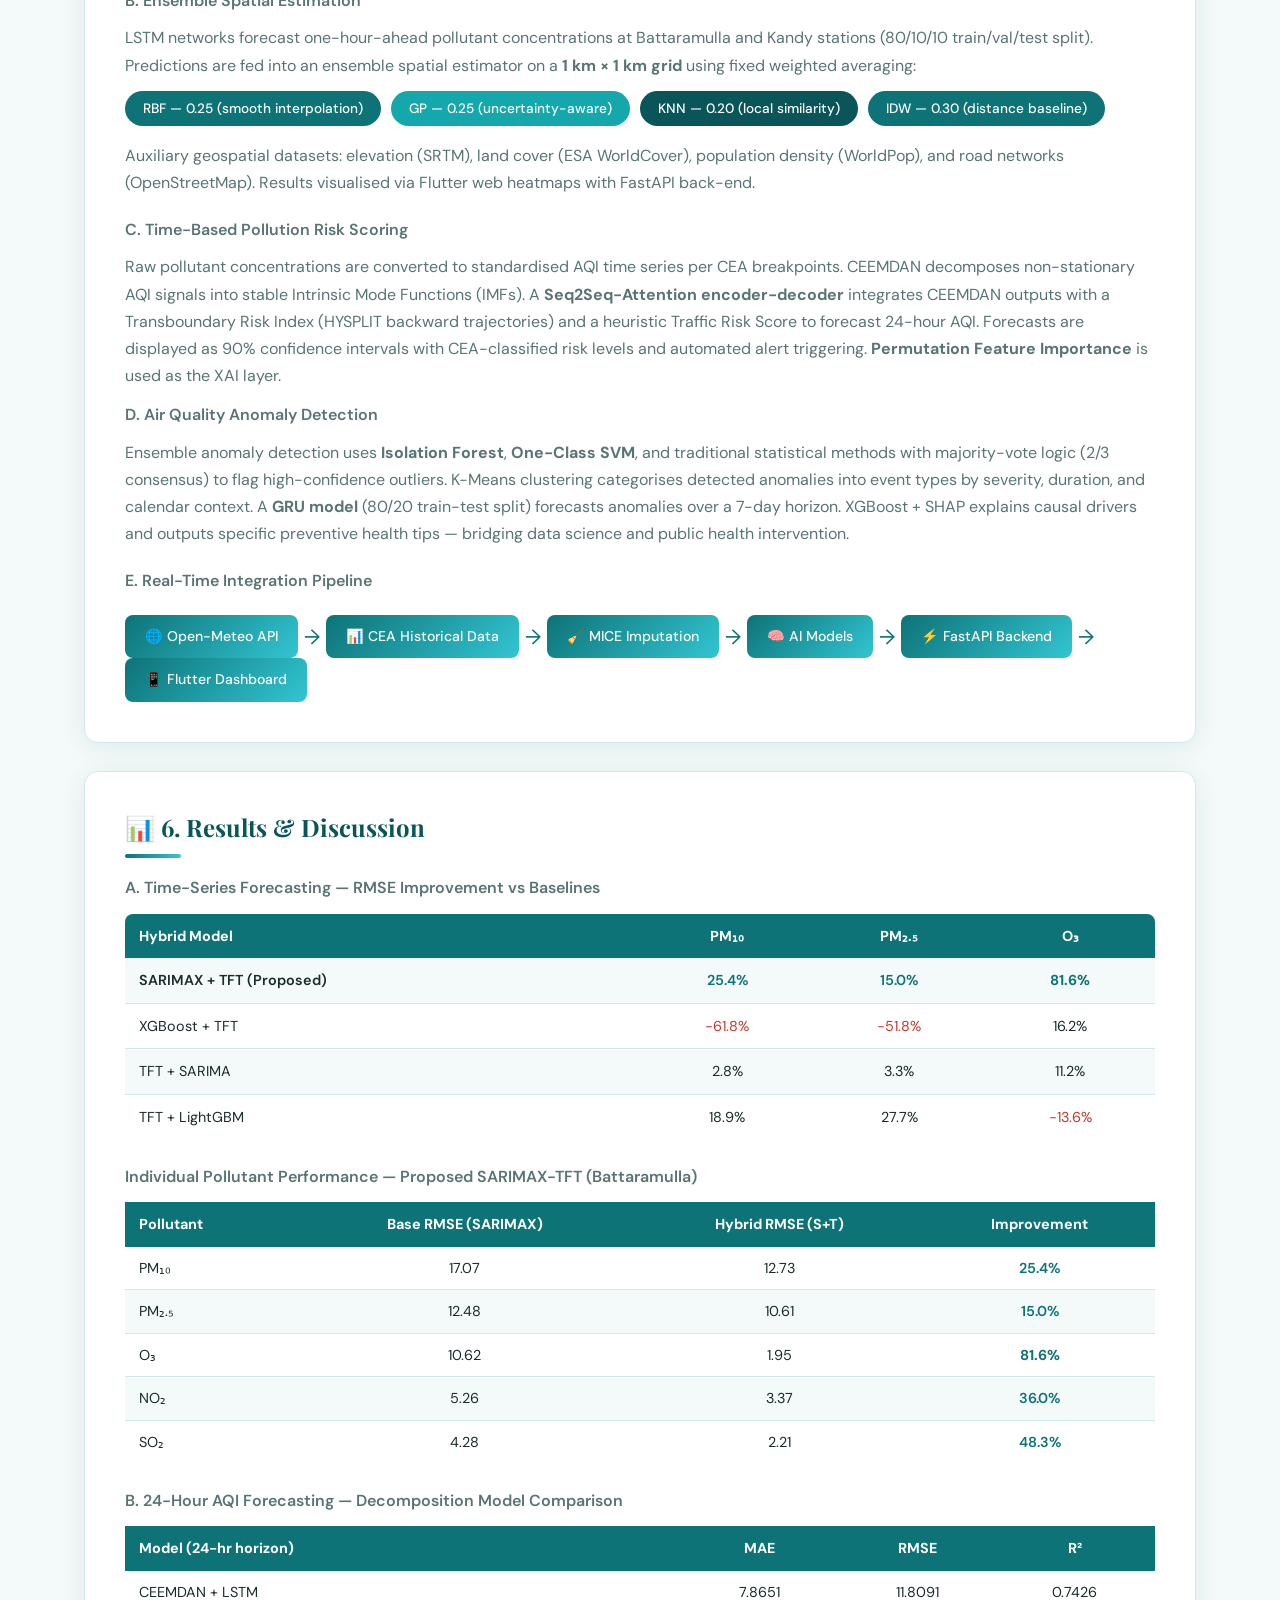
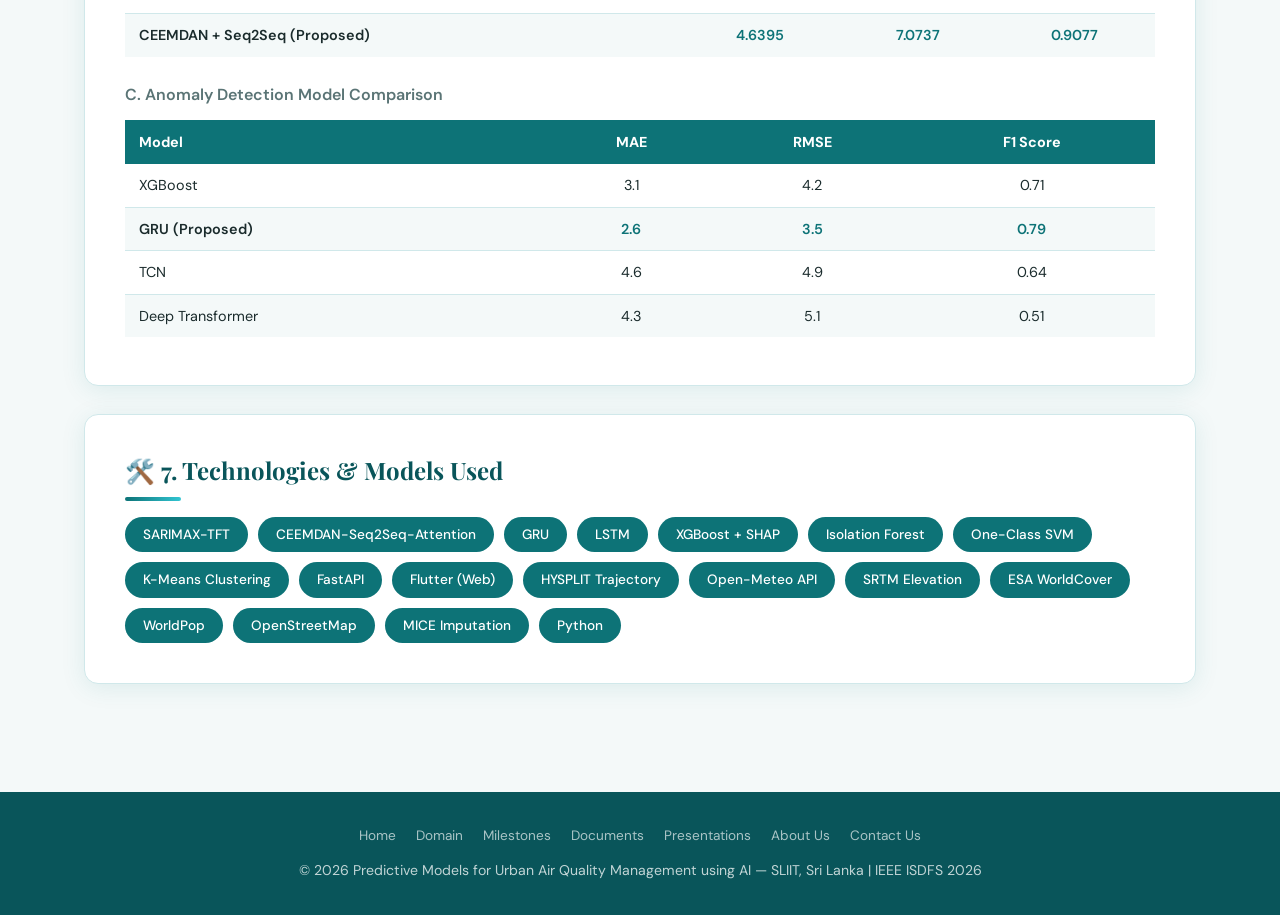
<file: domain.html>
<!DOCTYPE html>
<html lang="en">
<head>
  <meta charset="UTF-8" />
  <meta name="viewport" content="width=device-width, initial-scale=1.0" />
  <meta name="description" content="Domain — Literature survey, research gap, objectives, methodology from the IEEE paper." />
  <title>AeroCast | Domain</title>
  <link rel="stylesheet" href="styles.css" />
  <link rel="icon" href="data:image/svg+xml,<svg xmlns='http://www.w3.org/2000/svg' viewBox='0 0 32 32'><rect width='32' height='32' rx='8' fill='%230d7377'/><text y='22' x='6' font-size='18'>🌿</text></svg>" />
</head>
<body>

  <nav class="navbar">
    <div class="container nav-inner">
      <a href="index.html" class="nav-brand"><div class="brand-icon">🌿</div>AeroCast</span></a>
      <ul class="nav-links">
        <li><a href="index.html">Home</a></li>
        <li><a href="domain.html" class="active">Domain</a></li>
        <li><a href="milestones.html">Milestones</a></li>
        <li><a href="documents.html">Documents</a></li>
        <li><a href="presentations.html">Presentations</a></li>
        <li><a href="about.html">About Us</a></li>
        <li><a href="contact.html">Contact Us</a></li>
      </ul>
    </div>
  </nav>

  <section class="page-hero">
    <div class="container">
      <h1>Research Domain</h1>
      <p>Literature survey, research gap, problem statement, objectives, methodology, and results.</p>
      <div class="breadcrumb"><a href="index.html">Home</a><span>›</span>Domain</div>
    </div>
  </section>

  <section class="section">
    <div class="container">

      <!-- 1. Literature Survey -->
      <div class="domain-section">
        <h2>📚 1. Literature Survey</h2>
        <div class="divider"></div>

        <p style="margin-bottom:14px;"><strong>A. Time-Series Forecasting of Urban Air Pollution</strong></p>
        <p>Recent Sri Lankan studies have shown the potential of data-driven forecasting using models like LSTM and XGBoost to predict individual pollutants such as PM2.5 and PM10. However, these models are limited by their single-pollutant scope and lack of model transparency. Global research indicates that hybrid frameworks combining linear statistical methods (ARIMA) with deep learning non-linearity significantly outperform standalone models in handling complex air quality dynamics. Despite recent advancements, the use of <strong>Transformer-based hybrid models for forecasting multiple pollutants simultaneously</strong> remains unexplored locally.</p>

        <p style="margin-top:16px; margin-bottom:14px;"><strong>B. Spatial Estimation of Urban Air Pollution</strong></p>
        <p>Urban air pollution estimation has evolved from traditional geostatistical methods to machine learning and deep learning frameworks. Deep learning models capture complex spatial and temporal dependencies but require significant computing power and large training datasets. Classical methods like regression, random forest, and kriging are interpretable and efficient but struggle in high-dimensional, rapidly changing urban environments. Few studies have combined these approaches into a <strong>single unified framework</strong> — a gap this research addresses.</p>

        <p style="margin-top:16px; margin-bottom:14px;"><strong>C. Time-Based Pollution Risk Scoring &amp; Alert Simulation</strong></p>
        <p>Accurate forecasting of non-linear air quality data is greatly enhanced by <strong>CEEMDAN decomposition</strong>, which separates chaotic noise from steady diurnal and seasonal trends to stabilise 24-hour predictions. Integration of <strong>HYSPLIT trajectory analysis</strong> validates transboundary pollution contributions. Existing models handle meteorological features separately and lack systems for converting complex interactions into public health alerts — particularly given the negative correlation between PM2.5 and factors such as temperature and wind speed.</p>

        <p style="margin-top:16px; margin-bottom:14px;"><strong>D. Air Quality Anomaly Detection and Pollution Event Characterisation</strong></p>
        <p>Atmospheric anomalies are early warning signs of poor air quality. Current research underscores the influence of temporal-calendar factors on pollution spikes. Learning both pointwise representations and event-wise associations is essential for understanding these spikes. Integrating temporal calendar data with deep learning models like <strong>GRU or LSTM</strong>, enhanced with XAI, provides a clear path for predicting and explaining environmental anomalies for public health applications.</p>
      </div>

      <!-- 2. Research Gap -->
      <div class="domain-section">
        <h2>🔍 2. Research Gap</h2>
        <div class="divider"></div>
        <p>Despite global advances, a significant gap exists in Sri Lankan and broader developing-country contexts:</p>
        <ul style="margin-top:14px;">
          <li>The CEA operates just <strong>two fixed automated monitoring stations</strong> with a few low-cost sensors, resulting in large spatial coverage gaps.</li>
          <li>Existing local systems take a <strong>reactive approach</strong> — analysing past data — rather than using forecasting for prevention.</li>
          <li>Current research focuses on <strong>single-pollutant models</strong> without interpretability tools, limiting their policy utility.</li>
          <li>There is a lack of an <strong>integrated, multi-pollutant forecasting system</strong> combining high predictive accuracy with spatial scalability and model transparency.</li>
          <li>No publicly accessible system in Sri Lanka translates pollution data into <strong>actionable health recommendations and automated alerts</strong> for citizens.</li>
        </ul>
      </div>

      <!-- 3. Research Problem -->
      <div class="domain-section">
        <h2>❓ 3. Research Problem</h2>
        <div class="divider"></div>
        <p>
          Air pollution has become a major environmental and public health concern in Sri Lanka. Globally,
          air pollution causes approximately <strong>7 million deaths annually</strong>. In the South-East Asia
          and Western Pacific regions alone, 2.2 million and 2.8 million pollution-related deaths are recorded
          respectively. Sri Lanka is witnessing increasing air quality problems driven by rapid urbanisation
          and vehicular emissions in cities like <strong>Colombo, Kandy, and Kurunegala</strong>.
        </p>
        <p style="margin-top:12px;">
          The CEA's minimal monitoring infrastructure results in a large spatial coverage gap, forcing a
          purely <strong>reactive approach</strong> to pollution management. The absence of an integrated,
          intelligent system means residents face hazardous air quality events without warning, and
          policymakers cannot evaluate the spatiotemporal impact of interventions. This research addresses
          the gap by designing a <strong>modular, explainable AI framework</strong> validated on CEA data
          from 2019–2024.
        </p>
      </div>

      <!-- 4. Research Objectives -->
      <div class="domain-section">
        <h2>🎯 4. Research Objectives</h2>
        <div class="divider"></div>
        <div class="grid-2" style="margin-top:20px;">
          <div style="background:var(--off-white);border-radius:var(--radius-sm);padding:20px;border:1px solid var(--border);">
            <div style="font-size:1.5rem;margin-bottom:8px;">🔮</div>
            <h4 style="margin-bottom:6px;">Hybrid Multi-Pollutant Forecasting</h4>
            <p style="font-size:0.88rem;color:var(--text-muted);">Develop a SARIMAX–Temporal Fusion Transformer (TFT) model capturing both linear and non-linear volatilities for PM2.5, PM10, NO₂, SO₂, and O₃ forecasting.</p>
          </div>
          <div style="background:var(--off-white);border-radius:var(--radius-sm);padding:20px;border:1px solid var(--border);">
            <div style="font-size:1.5rem;margin-bottom:8px;">🗺️</div>
            <h4 style="margin-bottom:6px;">Spatial Scalability</h4>
            <p style="font-size:0.88rem;color:var(--text-muted);">Implement an Ensemble Spatial Estimation framework using geospatial datasets (SRTM, ESA WorldCover, WorldPop, OSM) to generate accurate pollution maps for unmonitored regions.</p>
          </div>
          <div style="background:var(--off-white);border-radius:var(--radius-sm);padding:20px;border:1px solid var(--border);">
            <div style="font-size:1.5rem;margin-bottom:8px;">🚨</div>
            <h4 style="margin-bottom:6px;">Proactive Risk Assessment</h4>
            <p style="font-size:0.88rem;color:var(--text-muted);">Integrate a CEEMDAN–Seq2Seq model to forecast 24-hour AQI trends and trigger automated health alerts using CEA AQI breakpoints.</p>
          </div>
          <div style="background:var(--off-white);border-radius:var(--radius-sm);padding:20px;border:1px solid var(--border);">
            <div style="font-size:1.5rem;margin-bottom:8px;">🔍</div>
            <h4 style="margin-bottom:6px;">Anomaly Detection &amp; XAI</h4>
            <p style="font-size:0.88rem;color:var(--text-muted);">Deploy an ensemble-based GRU framework to identify abrupt pollution spikes over a 7-day horizon, with XGBoost + SHAP for causal transparency and preventive health tips.</p>
          </div>
        </div>
      </div>

      <!-- 5. Methodology -->
      <div class="domain-section">
        <h2>⚙️ 5. Methodology</h2>
        <div class="divider"></div>

        <!-- 5A -->
        <p style="font-weight:600; margin-bottom:10px;">A. Time-Series Forecasting — SARIMAX–TFT Hybrid</p>
        <p style="color:var(--text-muted); margin-bottom:12px;">Historical data (2019–2024) from the CEA was imputed using Seasonality-Aware Imputation (Linear Interpolation, MICE). Features include wind vectors, binary monsoon activity flags, and traffic peak indicators. The pollutant concentration Yₜ is decomposed into a log-transformed SARIMAX linear baseline (L̂ₜ) and a TFT residual learner (R̂TFT):</p>
        <div style="background:var(--teal-dark);color:white;border-radius:var(--radius-sm);padding:16px 20px;font-family:monospace;font-size:0.9rem;margin-bottom:12px;">
          eₜ = Yₜ − L̂ₜ &nbsp;&nbsp; → &nbsp;&nbsp; Ŷfinal = exp(L̂ₜ) + R̂TFT
        </div>
        <p style="color:var(--text-muted); margin-bottom:20px;">A ReLU function ensures non-negative outputs. XAI attention weights quantify feature importance and outputs are mapped to CEA AQI standards.</p>

        <!-- 5B -->
        <p style="font-weight:600; margin-bottom:10px;">B. Ensemble Spatial Estimation</p>
        <p style="color:var(--text-muted); margin-bottom:12px;">LSTM networks forecast one-hour-ahead pollutant concentrations at Battaramulla and Kandy stations (80/10/10 train/val/test split). Predictions are fed into an ensemble spatial estimator on a <strong>1 km × 1 km grid</strong> using fixed weighted averaging:</p>
        <div style="display:flex;flex-wrap:wrap;gap:10px;margin-bottom:16px;">
          <span class="tech-pill" style="background:var(--teal);">RBF — 0.25 (smooth interpolation)</span>
          <span class="tech-pill" style="background:#14a8ad;">GP — 0.25 (uncertainty-aware)</span>
          <span class="tech-pill" style="background:#09555a;">KNN — 0.20 (local similarity)</span>
          <span class="tech-pill" style="background:#0d7377;">IDW — 0.30 (distance baseline)</span>
        </div>
        <p style="color:var(--text-muted); margin-bottom:20px;">Auxiliary geospatial datasets: elevation (SRTM), land cover (ESA WorldCover), population density (WorldPop), and road networks (OpenStreetMap). Results visualised via Flutter web heatmaps with FastAPI back-end.</p>

        <!-- 5C -->
        <p style="font-weight:600; margin-bottom:10px;">C. Time-Based Pollution Risk Scoring</p>
        <p style="color:var(--text-muted); margin-bottom:12px;">Raw pollutant concentrations are converted to standardised AQI time series per CEA breakpoints. CEEMDAN decomposes non-stationary AQI signals into stable Intrinsic Mode Functions (IMFs). A <strong>Seq2Seq-Attention encoder-decoder</strong> integrates CEEMDAN outputs with a Transboundary Risk Index (HYSPLIT backward trajectories) and a heuristic Traffic Risk Score to forecast 24-hour AQI. Forecasts are displayed as 90% confidence intervals with CEA-classified risk levels and automated alert triggering. <strong>Permutation Feature Importance</strong> is used as the XAI layer.</p>

        <!-- 5D -->
        <p style="font-weight:600; margin-bottom:10px;">D. Air Quality Anomaly Detection</p>
        <p style="color:var(--text-muted);">Ensemble anomaly detection uses <strong>Isolation Forest</strong>, <strong>One-Class SVM</strong>, and traditional statistical methods with majority-vote logic (2/3 consensus) to flag high-confidence outliers. K-Means clustering categorises detected anomalies into event types by severity, duration, and calendar context. A <strong>GRU model</strong> (80/20 train-test split) forecasts anomalies over a 7-day horizon. XGBoost + SHAP explains causal drivers and outputs specific preventive health tips — bridging data science and public health intervention.</p>

        <!-- Pipeline -->
        <p style="font-weight:600; margin-top:20px; margin-bottom:12px;">E. Real-Time Integration Pipeline</p>
        <div class="pipeline">
          <div class="pipe-step">🌐 Open-Meteo API</div>
          <div class="pipe-arrow">→</div>
          <div class="pipe-step">📊 CEA Historical Data</div>
          <div class="pipe-arrow">→</div>
          <div class="pipe-step">🧹 MICE Imputation</div>
          <div class="pipe-arrow">→</div>
          <div class="pipe-step">🧠 AI Models</div>
          <div class="pipe-arrow">→</div>
          <div class="pipe-step">⚡ FastAPI Backend</div>
          <div class="pipe-arrow">→</div>
          <div class="pipe-step">📱 Flutter Dashboard</div>
        </div>
      </div>

      <!-- 6. Results -->
      <div class="domain-section">
        <h2>📊 6. Results &amp; Discussion</h2>
        <div class="divider"></div>

        <p style="font-weight:600; margin-bottom:12px;">A. Time-Series Forecasting — RMSE Improvement vs Baselines</p>
        <div style="overflow-x:auto; margin-bottom:24px;">
          <table style="width:100%;border-collapse:collapse;font-size:0.9rem;">
            <thead>
              <tr style="background:var(--teal);color:white;">
                <th style="padding:10px 14px;text-align:left;border-radius:8px 0 0 0;">Hybrid Model</th>
                <th style="padding:10px 14px;text-align:center;">PM₁₀</th>
                <th style="padding:10px 14px;text-align:center;">PM₂.₅</th>
                <th style="padding:10px 14px;text-align:center;border-radius:0 8px 0 0;">O₃</th>
              </tr>
            </thead>
            <tbody>
              <tr style="background:var(--off-white);font-weight:600;">
                <td style="padding:10px 14px;border-bottom:1px solid var(--border);">SARIMAX + TFT (Proposed)</td>
                <td style="padding:10px 14px;text-align:center;border-bottom:1px solid var(--border);color:var(--teal);">25.4%</td>
                <td style="padding:10px 14px;text-align:center;border-bottom:1px solid var(--border);color:var(--teal);">15.0%</td>
                <td style="padding:10px 14px;text-align:center;border-bottom:1px solid var(--border);color:var(--teal);font-weight:700;">81.6%</td>
              </tr>
              <tr>
                <td style="padding:10px 14px;border-bottom:1px solid var(--border);">XGBoost + TFT</td>
                <td style="padding:10px 14px;text-align:center;border-bottom:1px solid var(--border);color:#c0392b;">−61.8%</td>
                <td style="padding:10px 14px;text-align:center;border-bottom:1px solid var(--border);color:#c0392b;">−51.8%</td>
                <td style="padding:10px 14px;text-align:center;border-bottom:1px solid var(--border);">16.2%</td>
              </tr>
              <tr style="background:var(--off-white);">
                <td style="padding:10px 14px;border-bottom:1px solid var(--border);">TFT + SARIMA</td>
                <td style="padding:10px 14px;text-align:center;border-bottom:1px solid var(--border);">2.8%</td>
                <td style="padding:10px 14px;text-align:center;border-bottom:1px solid var(--border);">3.3%</td>
                <td style="padding:10px 14px;text-align:center;border-bottom:1px solid var(--border);">11.2%</td>
              </tr>
              <tr>
                <td style="padding:10px 14px;">TFT + LightGBM</td>
                <td style="padding:10px 14px;text-align:center;">18.9%</td>
                <td style="padding:10px 14px;text-align:center;">27.7%</td>
                <td style="padding:10px 14px;text-align:center;color:#c0392b;">−13.6%</td>
              </tr>
            </tbody>
          </table>
        </div>

        <p style="font-weight:600; margin-bottom:12px;">Individual Pollutant Performance — Proposed SARIMAX-TFT (Battaramulla)</p>
        <div style="overflow-x:auto; margin-bottom:24px;">
          <table style="width:100%;border-collapse:collapse;font-size:0.9rem;">
            <thead>
              <tr style="background:var(--teal);color:white;">
                <th style="padding:10px 14px;text-align:left;">Pollutant</th>
                <th style="padding:10px 14px;text-align:center;">Base RMSE (SARIMAX)</th>
                <th style="padding:10px 14px;text-align:center;">Hybrid RMSE (S+T)</th>
                <th style="padding:10px 14px;text-align:center;">Improvement</th>
              </tr>
            </thead>
            <tbody>
              <tr><td style="padding:9px 14px;border-bottom:1px solid var(--border);">PM₁₀</td><td style="padding:9px 14px;text-align:center;border-bottom:1px solid var(--border);">17.07</td><td style="padding:9px 14px;text-align:center;border-bottom:1px solid var(--border);">12.73</td><td style="padding:9px 14px;text-align:center;border-bottom:1px solid var(--border);color:var(--teal);font-weight:600;">25.4%</td></tr>
              <tr style="background:var(--off-white);"><td style="padding:9px 14px;border-bottom:1px solid var(--border);">PM₂.₅</td><td style="padding:9px 14px;text-align:center;border-bottom:1px solid var(--border);">12.48</td><td style="padding:9px 14px;text-align:center;border-bottom:1px solid var(--border);">10.61</td><td style="padding:9px 14px;text-align:center;border-bottom:1px solid var(--border);color:var(--teal);font-weight:600;">15.0%</td></tr>
              <tr><td style="padding:9px 14px;border-bottom:1px solid var(--border);">O₃</td><td style="padding:9px 14px;text-align:center;border-bottom:1px solid var(--border);">10.62</td><td style="padding:9px 14px;text-align:center;border-bottom:1px solid var(--border);">1.95</td><td style="padding:9px 14px;text-align:center;border-bottom:1px solid var(--border);color:var(--teal);font-weight:700;">81.6%</td></tr>
              <tr style="background:var(--off-white);"><td style="padding:9px 14px;border-bottom:1px solid var(--border);">NO₂</td><td style="padding:9px 14px;text-align:center;border-bottom:1px solid var(--border);">5.26</td><td style="padding:9px 14px;text-align:center;border-bottom:1px solid var(--border);">3.37</td><td style="padding:9px 14px;text-align:center;border-bottom:1px solid var(--border);color:var(--teal);font-weight:600;">36.0%</td></tr>
              <tr><td style="padding:9px 14px;">SO₂</td><td style="padding:9px 14px;text-align:center;">4.28</td><td style="padding:9px 14px;text-align:center;">2.21</td><td style="padding:9px 14px;text-align:center;color:var(--teal);font-weight:600;">48.3%</td></tr>
            </tbody>
          </table>
        </div>

        <p style="font-weight:600; margin-bottom:12px;">B. 24-Hour AQI Forecasting — Decomposition Model Comparison</p>
        <div style="overflow-x:auto; margin-bottom:24px;">
          <table style="width:100%;border-collapse:collapse;font-size:0.9rem;">
            <thead>
              <tr style="background:var(--teal);color:white;">
                <th style="padding:10px 14px;text-align:left;">Model (24-hr horizon)</th>
                <th style="padding:10px 14px;text-align:center;">MAE</th>
                <th style="padding:10px 14px;text-align:center;">RMSE</th>
                <th style="padding:10px 14px;text-align:center;">R²</th>
              </tr>
            </thead>
            <tbody>
              <tr><td style="padding:9px 14px;border-bottom:1px solid var(--border);">CEEMDAN + LSTM</td><td style="padding:9px 14px;text-align:center;border-bottom:1px solid var(--border);">7.8651</td><td style="padding:9px 14px;text-align:center;border-bottom:1px solid var(--border);">11.8091</td><td style="padding:9px 14px;text-align:center;border-bottom:1px solid var(--border);">0.7426</td></tr>
              <tr style="background:var(--off-white);font-weight:600;"><td style="padding:9px 14px;">CEEMDAN + Seq2Seq (Proposed)</td><td style="padding:9px 14px;text-align:center;color:var(--teal);">4.6395</td><td style="padding:9px 14px;text-align:center;color:var(--teal);">7.0737</td><td style="padding:9px 14px;text-align:center;color:var(--teal);">0.9077</td></tr>
            </tbody>
          </table>
        </div>

        <p style="font-weight:600; margin-bottom:12px;">C. Anomaly Detection Model Comparison</p>
        <div style="overflow-x:auto; margin-bottom:8px;">
          <table style="width:100%;border-collapse:collapse;font-size:0.9rem;">
            <thead>
              <tr style="background:var(--teal);color:white;">
                <th style="padding:10px 14px;text-align:left;">Model</th>
                <th style="padding:10px 14px;text-align:center;">MAE</th>
                <th style="padding:10px 14px;text-align:center;">RMSE</th>
                <th style="padding:10px 14px;text-align:center;">F1 Score</th>
              </tr>
            </thead>
            <tbody>
              <tr><td style="padding:9px 14px;border-bottom:1px solid var(--border);">XGBoost</td><td style="padding:9px 14px;text-align:center;border-bottom:1px solid var(--border);">3.1</td><td style="padding:9px 14px;text-align:center;border-bottom:1px solid var(--border);">4.2</td><td style="padding:9px 14px;text-align:center;border-bottom:1px solid var(--border);">0.71</td></tr>
              <tr style="background:var(--off-white);font-weight:600;"><td style="padding:9px 14px;border-bottom:1px solid var(--border);">GRU (Proposed)</td><td style="padding:9px 14px;text-align:center;border-bottom:1px solid var(--border);color:var(--teal);">2.6</td><td style="padding:9px 14px;text-align:center;border-bottom:1px solid var(--border);color:var(--teal);">3.5</td><td style="padding:9px 14px;text-align:center;border-bottom:1px solid var(--border);color:var(--teal);">0.79</td></tr>
              <tr><td style="padding:9px 14px;border-bottom:1px solid var(--border);">TCN</td><td style="padding:9px 14px;text-align:center;border-bottom:1px solid var(--border);">4.6</td><td style="padding:9px 14px;text-align:center;border-bottom:1px solid var(--border);">4.9</td><td style="padding:9px 14px;text-align:center;border-bottom:1px solid var(--border);">0.64</td></tr>
              <tr style="background:var(--off-white);"><td style="padding:9px 14px;">Deep Transformer</td><td style="padding:9px 14px;text-align:center;">4.3</td><td style="padding:9px 14px;text-align:center;">5.1</td><td style="padding:9px 14px;text-align:center;">0.51</td></tr>
            </tbody>
          </table>
        </div>
      </div>

      <!-- 7. Technologies Used -->
      <div class="domain-section">
        <h2>🛠️ 7. Technologies &amp; Models Used</h2>
        <div class="divider"></div>
        <div class="tech-pills">
          <span class="tech-pill">SARIMAX-TFT</span>
          <span class="tech-pill">CEEMDAN-Seq2Seq-Attention</span>
          <span class="tech-pill">GRU</span>
          <span class="tech-pill">LSTM</span>
          <span class="tech-pill">XGBoost + SHAP</span>
          <span class="tech-pill">Isolation Forest</span>
          <span class="tech-pill">One-Class SVM</span>
          <span class="tech-pill">K-Means Clustering</span>
          <span class="tech-pill">FastAPI</span>
          <span class="tech-pill">Flutter (Web)</span>
          <span class="tech-pill">HYSPLIT Trajectory</span>
          <span class="tech-pill">Open-Meteo API</span>
          <span class="tech-pill">SRTM Elevation</span>
          <span class="tech-pill">ESA WorldCover</span>
          <span class="tech-pill">WorldPop</span>
          <span class="tech-pill">OpenStreetMap</span>
          <span class="tech-pill">MICE Imputation</span>
          <span class="tech-pill">Python</span>
        </div>
      </div>

    </div>
  </section>

  <footer class="footer">
    <div class="footer-links">
      <a href="index.html">Home</a><a href="domain.html">Domain</a><a href="milestones.html">Milestones</a>
      <a href="documents.html">Documents</a><a href="presentations.html">Presentations</a>
      <a href="about.html">About Us</a><a href="contact.html">Contact Us</a>
    </div>
    <p>© 2026 Predictive Models for Urban Air Quality Management using AI — SLIIT, Sri Lanka | IEEE ISDFS 2026</p>
  </footer>

</body>
</html>
</file>
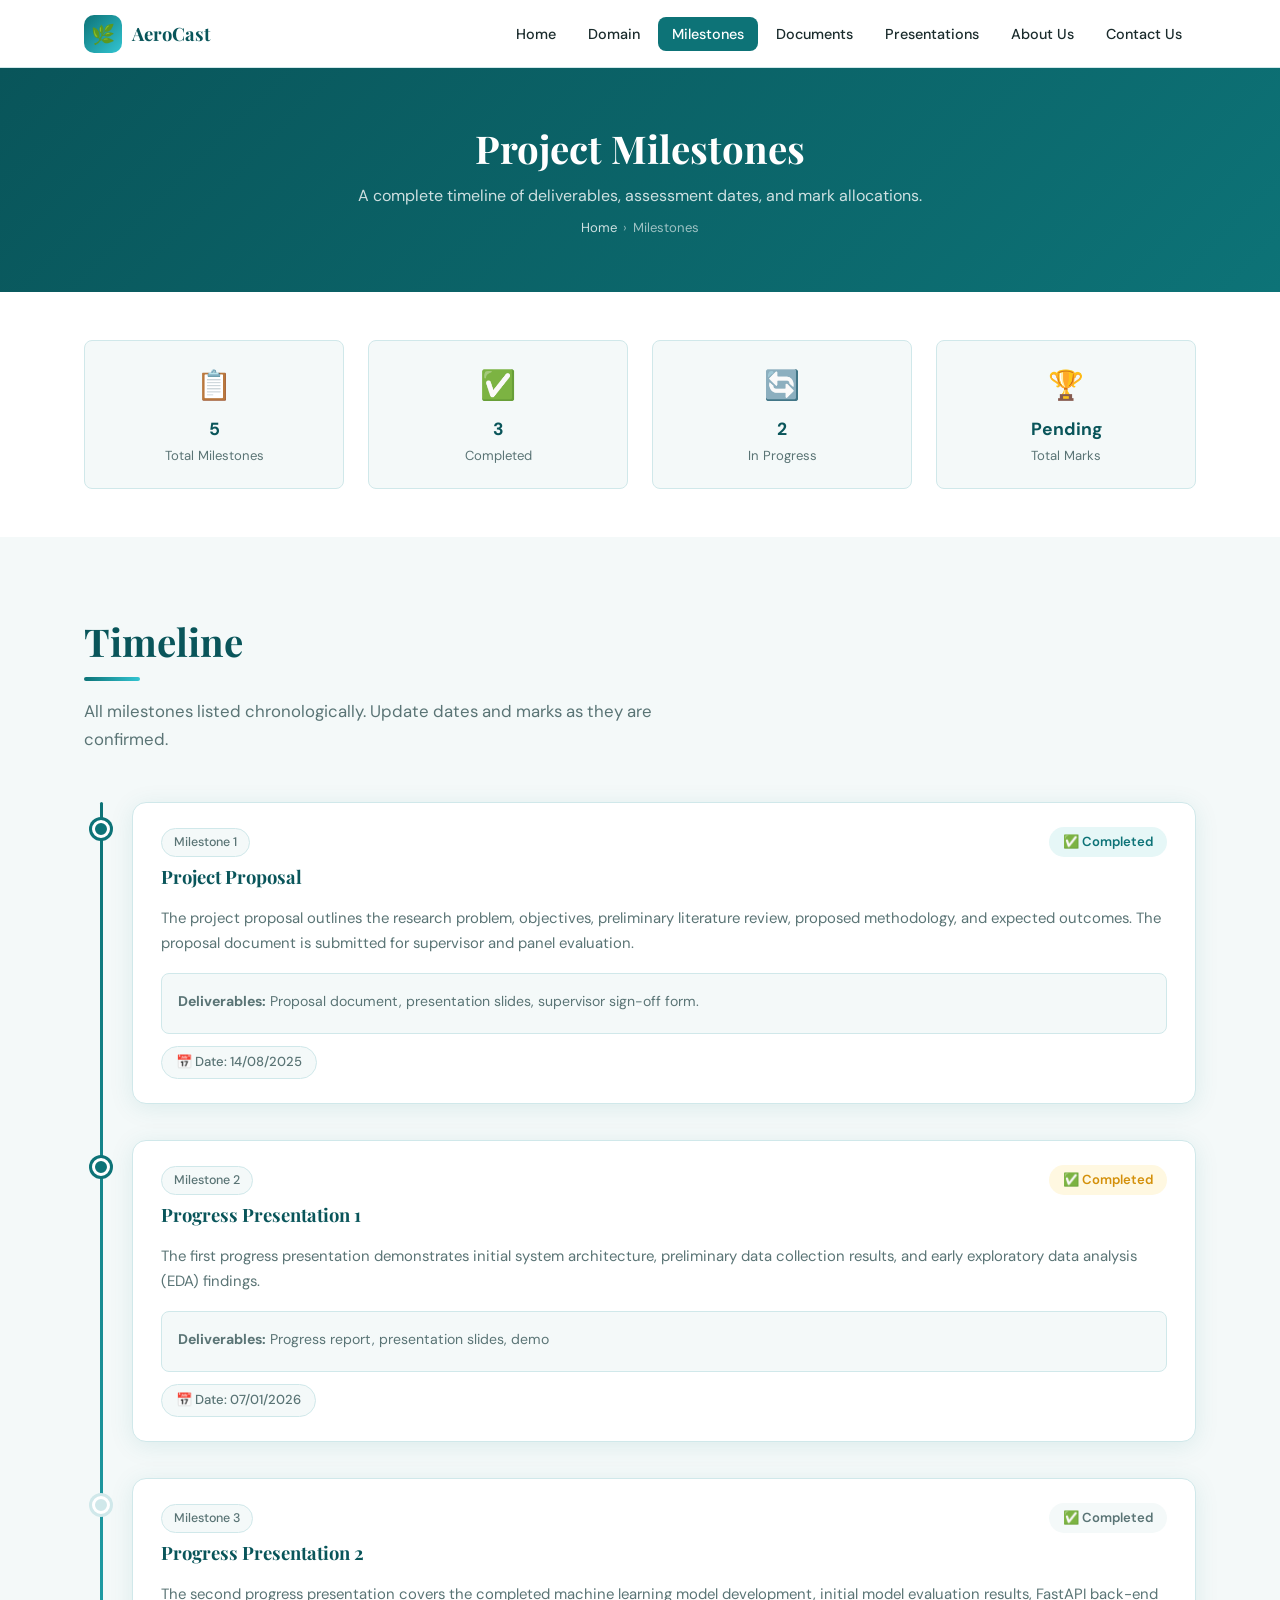
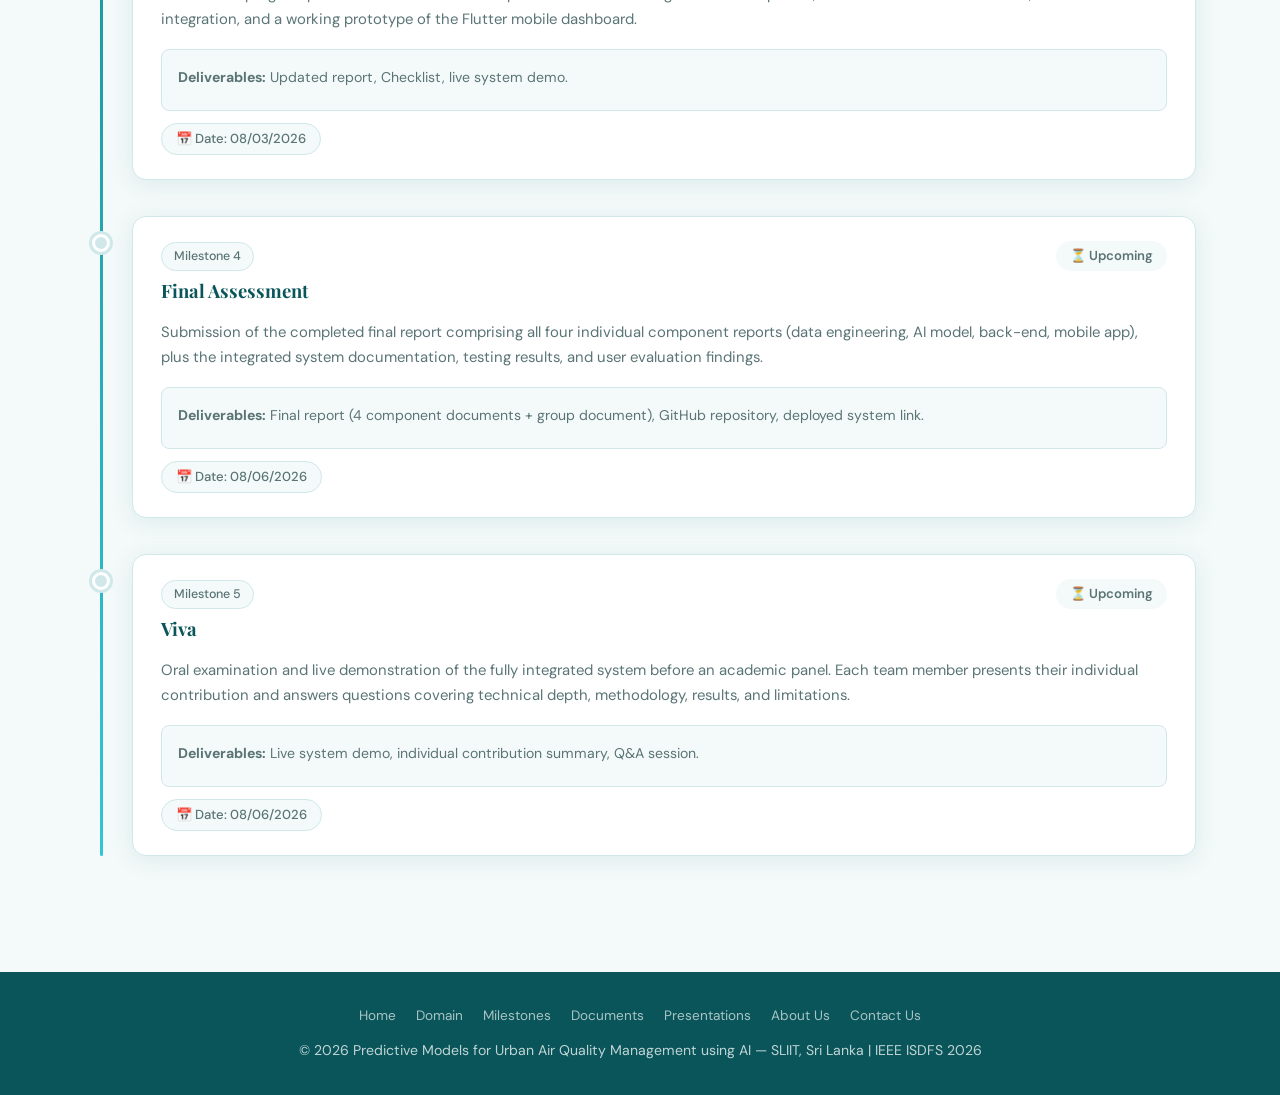
<file: milestones.html>
<!DOCTYPE html>
<html lang="en">
<head>
  <meta charset="UTF-8" />
  <meta name="viewport" content="width=device-width, initial-scale=1.0" />
  <meta name="description" content="Project Milestones — Track all deliverables, dates, and mark allocations." />
  <title>AeroCast | Milestones</title>
  <link rel="stylesheet" href="styles.css" />
  <link rel="icon" href="data:image/svg+xml,<svg xmlns='http://www.w3.org/2000/svg' viewBox='0 0 32 32'><rect width='32' height='32' rx='8' fill='%230d7377'/><text y='22' x='6' font-size='18'>🌿</text></svg>" />
</head>
<body>

  <!-- ===== NAVIGATION ===== -->
  <nav class="navbar">
    <div class="container nav-inner">
      <a href="index.html" class="nav-brand">
        <div class="brand-icon">🌿</div>
        AeroCast
      </a>
      <ul class="nav-links">
        <li><a href="index.html">Home</a></li>
        <li><a href="domain.html">Domain</a></li>
        <li><a href="milestones.html" class="active">Milestones</a></li>
        <li><a href="documents.html">Documents</a></li>
        <li><a href="presentations.html">Presentations</a></li>
        <li><a href="about.html">About Us</a></li>
        <li><a href="contact.html">Contact Us</a></li>
      </ul>
    </div>
  </nav>

  <!-- ===== PAGE HERO ===== -->
  <section class="page-hero">
    <div class="container">
      <h1>Project Milestones</h1>
      <p>A complete timeline of deliverables, assessment dates, and mark allocations.</p>
      <div class="breadcrumb"><a href="index.html">Home</a><span>›</span>Milestones</div>
    </div>
  </section>

  <!-- ===== OVERVIEW CARDS ===== -->
  <section class="section-sm" style="background:var(--white);">
    <div class="container">
      <div class="grid-4">
        <div style="background:var(--off-white); border:1px solid var(--border); border-radius:var(--radius-sm); padding:20px; text-align:center;">
          <div style="font-size:1.8rem; margin-bottom:6px;">📋</div>
          <div style="font-weight:700; font-size:1.1rem; color:var(--teal-dark);">5</div>
          <div style="font-size:0.82rem; color:var(--text-muted);">Total Milestones</div>
        </div>
        <div style="background:var(--off-white); border:1px solid var(--border); border-radius:var(--radius-sm); padding:20px; text-align:center;">
          <div style="font-size:1.8rem; margin-bottom:6px;">✅</div>
          <div style="font-weight:700; font-size:1.1rem; color:var(--teal-dark);">3</div>
          <div style="font-size:0.82rem; color:var(--text-muted);">Completed</div>
        </div>
        <div style="background:var(--off-white); border:1px solid var(--border); border-radius:var(--radius-sm); padding:20px; text-align:center;">
          <div style="font-size:1.8rem; margin-bottom:6px;">🔄</div>
          <div style="font-weight:700; font-size:1.1rem; color:var(--teal-dark);">2</div>
          <div style="font-size:0.82rem; color:var(--text-muted);">In Progress</div>
        </div>
        <div style="background:var(--off-white); border:1px solid var(--border); border-radius:var(--radius-sm); padding:20px; text-align:center;">
          <div style="font-size:1.8rem; margin-bottom:6px;">🏆</div>
          <div style="font-weight:700; font-size:1.1rem; color:var(--teal-dark);">Pending</div>
          <div style="font-size:0.82rem; color:var(--text-muted);">Total Marks</div>
        </div>
      </div>
    </div>
  </section>

  <!-- ===== TIMELINE ===== -->
  <section class="section" style="background:var(--off-white);">
    <div class="container">
      <h2 class="section-title">Timeline</h2>
      <div class="divider"></div>
      <p class="section-sub">All milestones listed chronologically. Update dates and marks as they are confirmed.</p>

      <div class="timeline">

        <!-- Milestone 1 -->
        <div class="timeline-item">
          <div class="timeline-dot"></div>
          <div class="timeline-card">
            <div style="display:flex; justify-content:space-between; align-items:flex-start; flex-wrap:wrap; gap:12px;">
              <div>
                <span class="tag">Milestone 1</span>
                <h3 style="margin-top:8px;">Project Proposal</h3>
              </div>
              <span style="background:#e6f7f7; color:var(--teal); font-size:0.82rem; font-weight:600; padding:4px 14px; border-radius:50px;">✅ Completed</span>
            </div>
            <p style="color:var(--text-muted); margin-top:10px; font-size:0.93rem;">
              The project proposal outlines the research problem, objectives, preliminary literature review, proposed methodology, and expected outcomes. The proposal document is submitted for supervisor and panel evaluation.
            </p>
            <div style="background:var(--off-white); border-radius:var(--radius-sm); padding:16px; margin-top:16px; border:1px solid var(--border);">
              <p style="font-size:0.88rem; color:var(--text-muted); margin-bottom:4px;"><strong>Deliverables:</strong> Proposal document, presentation slides, supervisor sign-off form.</p>
            </div>
            <div class="timeline-meta">
              <span class="meta-badge">📅 Date: 14/08/2025</span>
            </div>
          </div>
        </div>

        <!-- Milestone 2 -->
        <div class="timeline-item">
          <div class="timeline-dot"></div>
          <div class="timeline-card">
            <div style="display:flex; justify-content:space-between; align-items:flex-start; flex-wrap:wrap; gap:12px;">
              <div>
                <span class="tag">Milestone 2</span>
                <h3 style="margin-top:8px;">Progress Presentation 1</h3>
              </div>
              <span style="background:#fff8e1; color:#d4900a; font-size:0.82rem; font-weight:600; padding:4px 14px; border-radius:50px;">✅ Completed</span>
            </div>
            <p style="color:var(--text-muted); margin-top:10px; font-size:0.93rem;">
              The first progress presentation demonstrates initial system architecture, preliminary data collection results, and early exploratory data analysis (EDA) findings.
            </p>
            <div style="background:var(--off-white); border-radius:var(--radius-sm); padding:16px; margin-top:16px; border:1px solid var(--border);">
              <p style="font-size:0.88rem; color:var(--text-muted); margin-bottom:4px;"><strong>Deliverables:</strong> Progress report, presentation slides, demo</p>
            </div>
            <div class="timeline-meta">
              <span class="meta-badge">📅 Date: 07/01/2026</span>
            </div>
          </div>
        </div>

        <!-- Milestone 3 -->
        <div class="timeline-item">
          <div class="timeline-dot" style="background:var(--border); box-shadow:0 0 0 3px var(--border);"></div>
          <div class="timeline-card">
            <div style="display:flex; justify-content:space-between; align-items:flex-start; flex-wrap:wrap; gap:12px;">
              <div>
                <span class="tag">Milestone 3</span>
                <h3 style="margin-top:8px;">Progress Presentation 2</h3>
              </div>
              <span style="background:var(--off-white); color:var(--text-muted); font-size:0.82rem; font-weight:600; padding:4px 14px; border-radius:50px;">✅ Completed</span>
            </div>
            <p style="color:var(--text-muted); margin-top:10px; font-size:0.93rem;">
              The second progress presentation covers the completed machine learning model development, initial model evaluation results, FastAPI back-end integration, and a working prototype of the Flutter mobile dashboard.
            </p>
            <div style="background:var(--off-white); border-radius:var(--radius-sm); padding:16px; margin-top:16px; border:1px solid var(--border);">
              <p style="font-size:0.88rem; color:var(--text-muted); margin-bottom:4px;"><strong>Deliverables:</strong> Updated report, Checklist, live system demo.</p>
            </div>
            <div class="timeline-meta">
              <span class="meta-badge">📅 Date: 08/03/2026</span>
            </div>
          </div>
        </div>

        <!-- Milestone 4 -->
        <div class="timeline-item">
          <div class="timeline-dot" style="background:var(--border); box-shadow:0 0 0 3px var(--border);"></div>
          <div class="timeline-card">
            <div style="display:flex; justify-content:space-between; align-items:flex-start; flex-wrap:wrap; gap:12px;">
              <div>
                <span class="tag">Milestone 4</span>
                <h3 style="margin-top:8px;">Final Assessment</h3>
              </div>
              <span style="background:var(--off-white); color:var(--text-muted); font-size:0.82rem; font-weight:600; padding:4px 14px; border-radius:50px;">⏳ Upcoming</span>
            </div>
            <p style="color:var(--text-muted); margin-top:10px; font-size:0.93rem;">
              Submission of the completed final report comprising all four individual component reports (data engineering, AI model, back-end, mobile app), plus the integrated system documentation, testing results, and user evaluation findings.
            </p>
            <div style="background:var(--off-white); border-radius:var(--radius-sm); padding:16px; margin-top:16px; border:1px solid var(--border);">
              <p style="font-size:0.88rem; color:var(--text-muted); margin-bottom:4px;"><strong>Deliverables:</strong> Final report (4 component documents + group document), GitHub repository, deployed system link.</p>
            </div>
            <div class="timeline-meta">
              <span class="meta-badge">📅 Date: 08/06/2026</span>
            </div>
          </div>
        </div>

        <!-- Milestone 5 -->
        <div class="timeline-item">
          <div class="timeline-dot" style="background:var(--border); box-shadow:0 0 0 3px var(--border);"></div>
          <div class="timeline-card">
            <div style="display:flex; justify-content:space-between; align-items:flex-start; flex-wrap:wrap; gap:12px;">
              <div>
                <span class="tag">Milestone 5</span>
                <h3 style="margin-top:8px;">Viva</h3>
              </div>
              <span style="background:var(--off-white); color:var(--text-muted); font-size:0.82rem; font-weight:600; padding:4px 14px; border-radius:50px;">⏳ Upcoming</span>
            </div>
            <p style="color:var(--text-muted); margin-top:10px; font-size:0.93rem;">
              Oral examination and live demonstration of the fully integrated system before an academic panel. Each team member presents their individual contribution and answers questions covering technical depth, methodology, results, and limitations.
            </p>
            <div style="background:var(--off-white); border-radius:var(--radius-sm); padding:16px; margin-top:16px; border:1px solid var(--border);">
              <p style="font-size:0.88rem; color:var(--text-muted); margin-bottom:4px;"><strong>Deliverables:</strong> Live system demo, individual contribution summary, Q&amp;A session.</p>
            </div>
            <div class="timeline-meta">
              <span class="meta-badge">📅 Date: 08/06/2026</span>
            </div>
          </div>
        </div>

      </div><!-- end timeline -->
    </div>
  </section>

  <!-- ===== FOOTER ===== -->
  <footer class="footer">
    <div class="footer-links">
      <a href="index.html">Home</a>
      <a href="domain.html">Domain</a>
      <a href="milestones.html">Milestones</a>
      <a href="documents.html">Documents</a>
      <a href="presentations.html">Presentations</a>
      <a href="about.html">About Us</a>
      <a href="contact.html">Contact Us</a>
    </div>
    <p>© 2026 Predictive Models for Urban Air Quality Management using AI — SLIIT, Sri Lanka | IEEE ISDFS 2026</p>
  </footer>

</body>
</html>
</file>
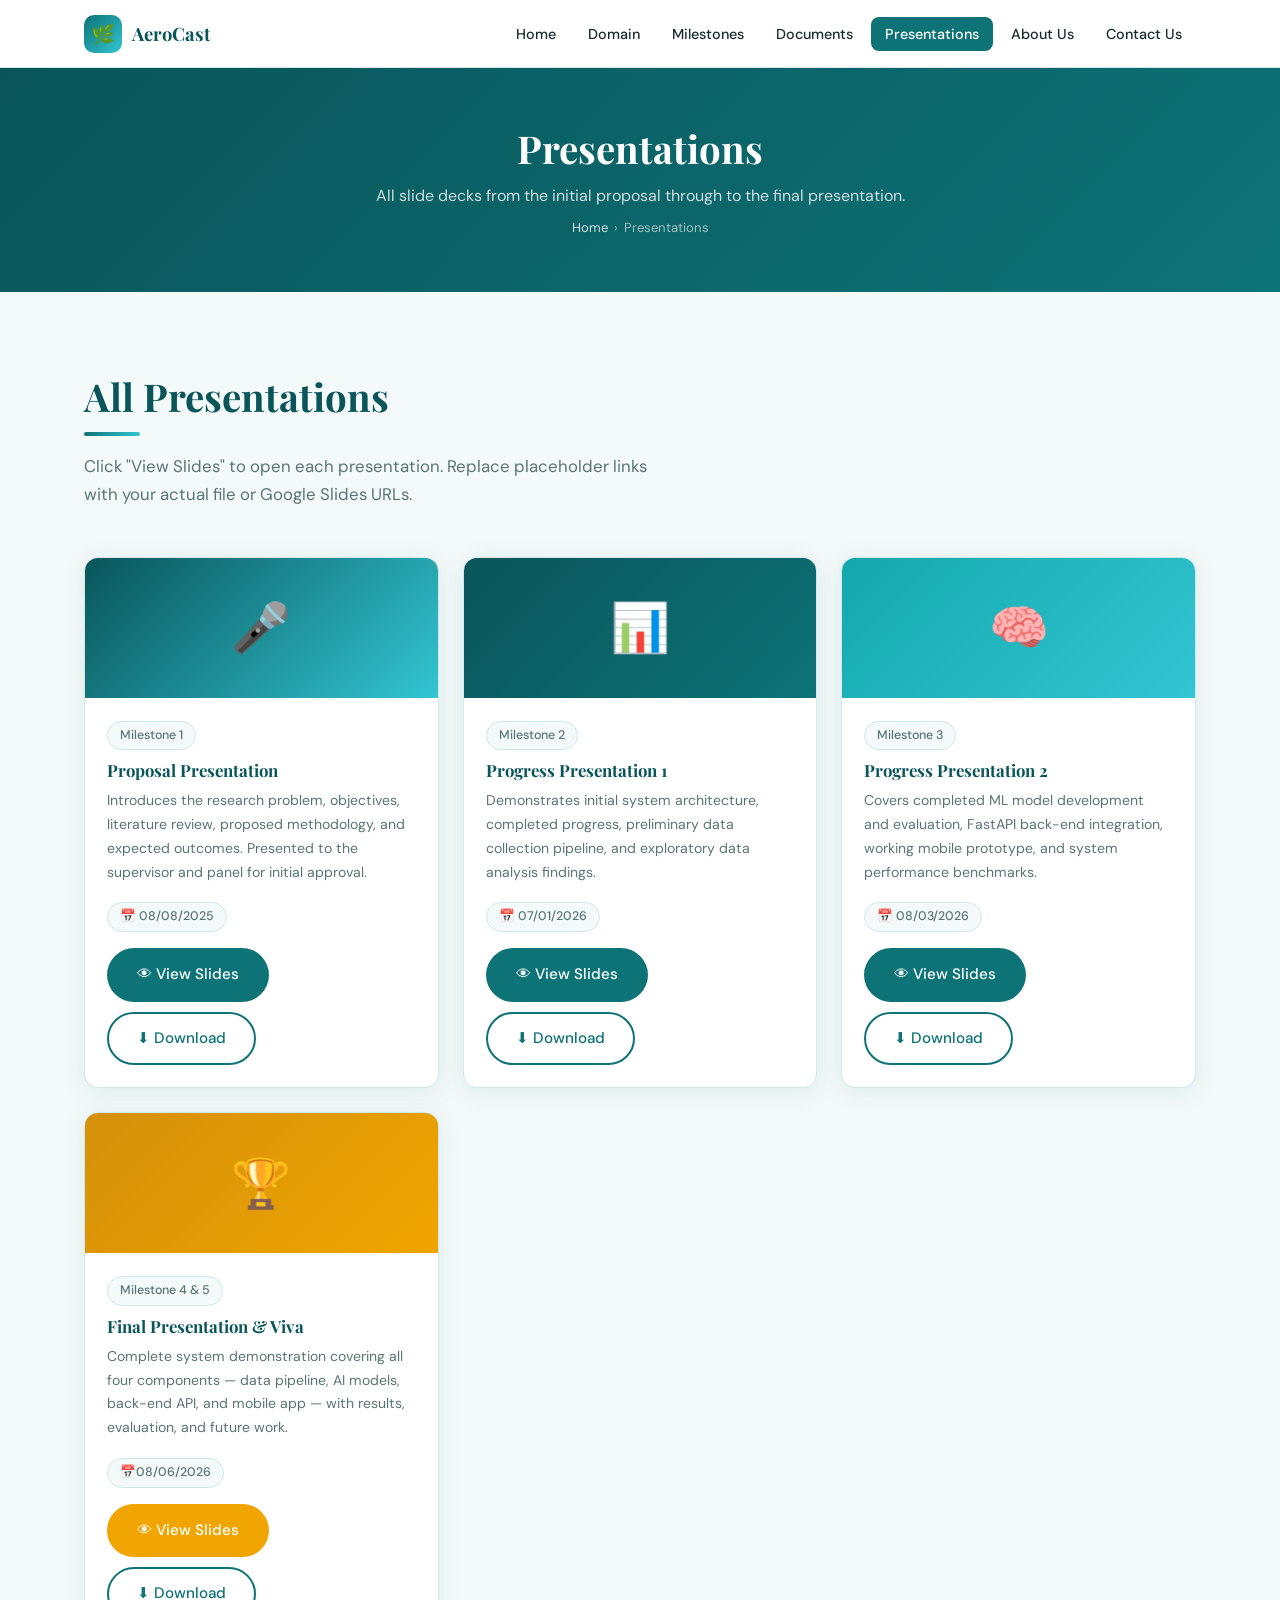
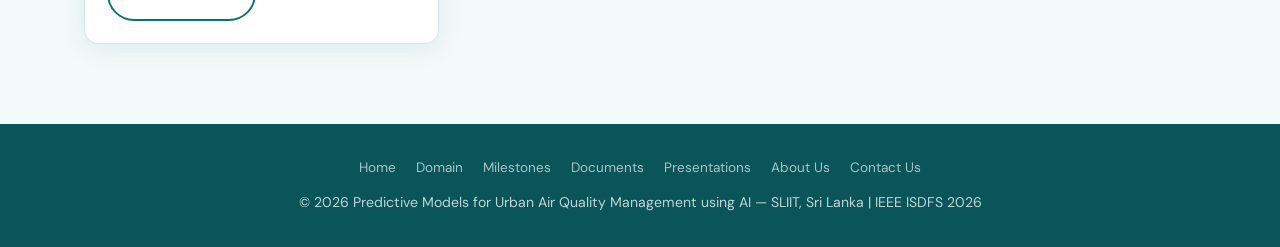
<file: presentations.html>
<!DOCTYPE html>
<html lang="en">
<head>
  <meta charset="UTF-8" />
  <meta name="viewport" content="width=device-width, initial-scale=1.0" />
  <meta name="description" content="Project Presentations — View all slide decks from proposal to final." />
  <title>AeroCast | Presentations</title>
  <link rel="stylesheet" href="styles.css" />
  <link rel="icon" href="data:image/svg+xml,<svg xmlns='http://www.w3.org/2000/svg' viewBox='0 0 32 32'><rect width='32' height='32' rx='8' fill='%230d7377'/><text y='22' x='6' font-size='18'>🌿</text></svg>" />
</head>
<body>

  <!-- ===== NAVIGATION ===== -->
  <nav class="navbar">
    <div class="container nav-inner">
      <a href="index.html" class="nav-brand">
        <div class="brand-icon">🌿</div>
        AeroCast
      </a>
      <ul class="nav-links">
        <li><a href="index.html">Home</a></li>
        <li><a href="domain.html">Domain</a></li>
        <li><a href="milestones.html">Milestones</a></li>
        <li><a href="documents.html">Documents</a></li>
        <li><a href="presentations.html" class="active">Presentations</a></li>
        <li><a href="about.html">About Us</a></li>
        <li><a href="contact.html">Contact Us</a></li>
      </ul>
    </div>
  </nav>

  <!-- ===== PAGE HERO ===== -->
  <section class="page-hero">
    <div class="container">
      <h1>Presentations</h1>
      <p>All slide decks from the initial proposal through to the final presentation.</p>
      <div class="breadcrumb"><a href="index.html">Home</a><span>›</span>Presentations</div>
    </div>
  </section>

  <!-- ===== PRESENTATIONS GRID ===== -->
  <section class="section">
    <div class="container">
      <h2 class="section-title">All Presentations</h2>
      <div class="divider"></div>
      <p class="section-sub">Click "View Slides" to open each presentation. Replace placeholder links with your actual file or Google Slides URLs.</p>

      <div class="grid-2" style="margin-top:8px;">

        <!-- Card 1 -->
        <div class="pres-card">
          <div class="pres-thumb">🎤</div>
          <div class="pres-body">
            <div class="tag" style="margin-bottom:10px;">Milestone 1</div>
            <h3>Proposal Presentation</h3>
            <p>
              Introduces the research problem, objectives, literature review, proposed methodology, and expected
              outcomes. Presented to the supervisor and panel for initial approval.
            </p>
            <div style="display:flex; gap:8px; flex-wrap:wrap; margin-bottom:16px;">
              <span class="tag">📅 08/08/2025</span>
            </div>
            <div style="display:flex; gap:10px; flex-wrap:wrap;">
              <a href="https://docs.google.com/presentation/d/16m4Zyt1WMIuqPsnNoGEV-HDf8YSN1YsX/edit?usp=sharing&ouid=105822881297077037344&rtpof=true&sd=true" class="btn btn-primary" target="_blank">👁 View Slides</a>
              <a href="https://docs.google.com/presentation/d/16m4Zyt1WMIuqPsnNoGEV-HDf8YSN1YsX/export/pptx" class="btn btn-outline" download>⬇ Download</a>
            </div>
          </div>
        </div>

        <!-- Card 2 -->
        <div class="pres-card">
          <div class="pres-thumb" style="background:linear-gradient(135deg,#09555a,#0d7377);">📊</div>
          <div class="pres-body">
            <div class="tag" style="margin-bottom:10px;">Milestone 2</div>
            <h3>Progress Presentation 1</h3>
            <p>
              Demonstrates initial system architecture, completed progress, preliminary data
              collection pipeline, and exploratory data analysis findings.
            </p>
            <div style="display:flex; gap:8px; flex-wrap:wrap; margin-bottom:16px;">
              <span class="tag">📅 07/01/2026</span>
            </div>
            <div style="display:flex; gap:10px; flex-wrap:wrap;">
              <a href="https://docs.google.com/presentation/d/1j78vmUXDNnf-NZYfBMDt0syeImZk6rCY/edit?usp=sharing&ouid=105822881297077037344&rtpof=true&sd=true" class="btn btn-primary" target="_blank">👁 View Slides</a>
              <a href="https://docs.google.com/presentation/d/1j78vmUXDNnf-NZYfBMDt0syeImZk6rCY/export/pptx" class="btn btn-outline" download>⬇ Download</a>
            </div>
          </div>
        </div>

        <!-- Card 3 -->
        <div class="pres-card">
          <div class="pres-thumb" style="background:linear-gradient(135deg,#14a8ad,#32c5d2);">🧠</div>
          <div class="pres-body">
            <div class="tag" style="margin-bottom:10px;">Milestone 3</div>
            <h3>Progress Presentation 2</h3>
            <p>
              Covers completed ML model development and evaluation, FastAPI back-end integration, working
              mobile prototype, and system performance benchmarks.
            </p>
            <div style="display:flex; gap:8px; flex-wrap:wrap; margin-bottom:16px;">
              <span class="tag">📅 08/03/2026</span>
            </div>
            <div style="display:flex; gap:10px; flex-wrap:wrap;">
              <a href="https://docs.google.com/presentation/d/1BsPeVErTk01BQW8kE_4YeSiJ5BNHjnYt/edit?usp=sharing&ouid=105822881297077037344&rtpof=true&sd=true" class="btn btn-primary" target="_blank">👁 View Slides</a>
              <a href="https://docs.google.com/presentation/d/1BsPeVErTk01BQW8kE_4YeSiJ5BNHjnYt/export/pptx" class="btn btn-outline" download>⬇ Download</a>
            </div>
          </div>
        </div>

        <!-- Card 4 -->
        <div class="pres-card">
          <div class="pres-thumb" style="background:linear-gradient(135deg,#d4900a,#f0a500);">🏆</div>
          <div class="pres-body">
            <div class="tag" style="margin-bottom:10px;">Milestone 4 &amp; 5</div>
            <h3>Final Presentation &amp; Viva</h3>
            <p>
              Complete system demonstration covering all four components — data pipeline, AI models, back-end
              API, and mobile app — with results, evaluation, and future work.
            </p>
            <div style="display:flex; gap:8px; flex-wrap:wrap; margin-bottom:16px;">
              <span class="tag">📅08/06/2026</span>
            </div>
            <div style="display:flex; gap:10px; flex-wrap:wrap;">
              <a href="https://docs.google.com/presentation/d/1U2-nJiGRnzRWk6i_Em-zDntRRGLiZynO/edit?usp=sharing&ouid=105822881297077037344&rtpof=true&sd=true" class="btn btn-accent" target="_blank">👁 View Slides</a>
              <a href="https://docs.google.com/presentation/d/1U2-nJiGRnzRWk6i_Em-zDntRRGLiZynO/export/pptx" class="btn btn-outline" download>⬇ Download</a>
            </div>
          </div>
        </div>
      </div>
    </div>
  </section>

  <!-- ===== FOOTER ===== -->
  <footer class="footer">
    <div class="footer-links">
      <a href="index.html">Home</a>
      <a href="domain.html">Domain</a>
      <a href="milestones.html">Milestones</a>
      <a href="documents.html">Documents</a>
      <a href="presentations.html">Presentations</a>
      <a href="about.html">About Us</a>
      <a href="contact.html">Contact Us</a>
    </div>
    <p>© 2026 Predictive Models for Urban Air Quality Management using AI — SLIIT, Sri Lanka | IEEE ISDFS 2026</p>
  </footer>

</body>
</html>
</file>
<file: styles.css>
/* ============================================================
   AI-Based Urban Air Quality Monitoring — Shared Stylesheet
   Color palette: deep teal + sky blue + clean white
   ============================================================ */

/* ---------- Google Fonts ---------- */
@import url('https://fonts.googleapis.com/css2?family=Playfair+Display:wght@600;700&family=DM+Sans:wght@300;400;500;600&display=swap');

/* ---------- CSS Variables ---------- */
:root {
  --teal:       #0d7377;
  --teal-dark:  #09555a;
  --teal-light: #14a8ad;
  --sky:        #32c5d2;
  --accent:     #f0a500;
  --white:      #ffffff;
  --off-white:  #f4f9f9;
  --text:       #1a2b2c;
  --text-muted: #5a7475;
  --border:     #d0e8ea;
  --card-bg:    #ffffff;
  --shadow:     0 4px 24px rgba(13,115,119,0.10);
  --shadow-lg:  0 8px 40px rgba(13,115,119,0.16);
  --radius:     14px;
  --radius-sm:  8px;
  --nav-h:      68px;
  --transition: 0.3s ease;
}

/* ---------- Reset & Base ---------- */
*, *::before, *::after { box-sizing: border-box; margin: 0; padding: 0; }

html { scroll-behavior: smooth; font-size: 16px; }

body {
  font-family: 'DM Sans', sans-serif;
  color: var(--text);
  background: var(--off-white);
  line-height: 1.7;
}

h1, h2, h3, h4 {
  font-family: 'Playfair Display', serif;
  line-height: 1.25;
  color: var(--teal-dark);
}

a { color: var(--teal); text-decoration: none; transition: color var(--transition); }
a:hover { color: var(--teal-light); }

img { max-width: 100%; display: block; }

ul { list-style: none; }

/* ---------- Utility ---------- */
.container { max-width: 1160px; margin: 0 auto; padding: 0 24px; }
.section    { padding: 80px 0; }
.section-sm { padding: 48px 0; }

.section-title {
  font-size: clamp(1.75rem, 3vw, 2.4rem);
  margin-bottom: 12px;
  color: var(--teal-dark);
}
.section-sub {
  color: var(--text-muted);
  font-size: 1.05rem;
  max-width: 600px;
  margin-bottom: 48px;
}
.divider {
  width: 56px; height: 4px;
  background: linear-gradient(90deg, var(--teal), var(--sky));
  border-radius: 2px;
  margin: 12px 0 16px;
}

/* ---------- Buttons ---------- */
.btn {
  display: inline-flex; align-items: center; gap: 8px;
  padding: 12px 28px;
  border-radius: 50px;
  font-family: 'DM Sans', sans-serif;
  font-size: 0.95rem;
  font-weight: 500;
  cursor: pointer;
  transition: all var(--transition);
  border: 2px solid transparent;
}
.btn-primary {
  background: var(--teal);
  color: var(--white);
}
.btn-primary:hover {
  background: var(--teal-dark);
  color: var(--white);
  transform: translateY(-2px);
  box-shadow: 0 6px 20px rgba(13,115,119,0.30);
}
.btn-outline {
  background: transparent;
  color: var(--teal);
  border-color: var(--teal);
}
.btn-outline:hover {
  background: var(--teal);
  color: var(--white);
  transform: translateY(-2px);
}
.btn-accent {
  background: var(--accent);
  color: var(--white);
}
.btn-accent:hover {
  background: #d4900a;
  color: var(--white);
  transform: translateY(-2px);
}

/* ---------- Navigation ---------- */
.navbar {
  position: sticky;
  top: 0;
  z-index: 1000;
  background: rgba(255,255,255,0.96);
  backdrop-filter: blur(12px);
  border-bottom: 1px solid var(--border);
  height: var(--nav-h);
}
.nav-inner {
  display: flex;
  align-items: center;
  justify-content: space-between;
  height: 100%;
}
.nav-brand {
  display: flex; align-items: center; gap: 10px;
  font-family: 'Playfair Display', serif;
  font-size: 1.15rem;
  font-weight: 700;
  color: var(--teal-dark);
}
.nav-brand span { color: var(--sky); }
.brand-icon {
  width: 38px; height: 38px;
  background: linear-gradient(135deg, var(--teal), var(--sky));
  border-radius: 10px;
  display: flex; align-items: center; justify-content: center;
  color: white;
  font-size: 1.2rem;
}
.nav-links {
  display: flex; align-items: center; gap: 4px;
}
.nav-links a {
  padding: 8px 14px;
  border-radius: 8px;
  font-size: 0.9rem;
  font-weight: 500;
  color: var(--text);
  transition: all var(--transition);
}
.nav-links a:hover,
.nav-links a.active {
  background: var(--teal);
  color: var(--white);
}

/* ---------- Hero ---------- */
.hero {
  background: linear-gradient(135deg, var(--teal-dark) 0%, var(--teal) 50%, var(--sky) 100%);
  color: var(--white);
  padding: 100px 0 80px;
  position: relative;
  overflow: hidden;
}
.hero::before {
  content: '';
  position: absolute; inset: 0;
  background: url("data:image/svg+xml,%3Csvg width='60' height='60' viewBox='0 0 60 60' xmlns='http://www.w3.org/2000/svg'%3E%3Cg fill='none' fill-rule='evenodd'%3E%3Cg fill='%23ffffff' fill-opacity='0.04'%3E%3Cpath d='M36 34v-4h-2v4h-4v2h4v4h2v-4h4v-2h-4zm0-30V0h-2v4h-4v2h4v4h2V6h4V4h-4zM6 34v-4H4v4H0v2h4v4h2v-4h4v-2H6zM6 4V0H4v4H0v2h4v4h2V6h4V4H6z'/%3E%3C/g%3E%3C/g%3E%3C/svg%3E");
}
.hero-content { position: relative; z-index: 1; max-width: 780px; }
.hero-badge {
  display: inline-block;
  background: rgba(255,255,255,0.15);
  color: rgba(255,255,255,0.9);
  font-size: 0.82rem;
  font-weight: 600;
  letter-spacing: 0.08em;
  text-transform: uppercase;
  padding: 6px 16px;
  border-radius: 50px;
  border: 1px solid rgba(255,255,255,0.25);
  margin-bottom: 20px;
}
.hero h1 {
  font-size: clamp(2rem, 4.5vw, 3.2rem);
  color: var(--white);
  margin-bottom: 20px;
}
.hero p {
  font-size: 1.1rem;
  color: rgba(255,255,255,0.85);
  max-width: 640px;
  margin-bottom: 36px;
}
.hero-cta { display: flex; gap: 14px; flex-wrap: wrap; }
.hero-stats {
  display: flex; gap: 48px; margin-top: 60px;
  padding-top: 40px;
  border-top: 1px solid rgba(255,255,255,0.18);
  flex-wrap: wrap;
}
.stat-item { text-align: left; }
.stat-num {
  font-family: 'Playfair Display', serif;
  font-size: 2rem;
  font-weight: 700;
  color: var(--white);
}
.stat-label { font-size: 0.85rem; color: rgba(255,255,255,0.7); }

/* ---------- Cards ---------- */
.card {
  background: var(--card-bg);
  border-radius: var(--radius);
  box-shadow: var(--shadow);
  padding: 28px;
  transition: transform var(--transition), box-shadow var(--transition);
  border: 1px solid var(--border);
}
.card:hover {
  transform: translateY(-4px);
  box-shadow: var(--shadow-lg);
}
.card-icon {
  width: 52px; height: 52px;
  border-radius: 12px;
  display: flex; align-items: center; justify-content: center;
  font-size: 1.5rem;
  margin-bottom: 16px;
  background: linear-gradient(135deg, var(--teal), var(--sky));
  color: white;
}
.card h3 { font-size: 1.15rem; margin-bottom: 8px; }
.card p  { color: var(--text-muted); font-size: 0.93rem; }

.grid-2 { display: grid; grid-template-columns: repeat(auto-fit, minmax(280px, 1fr)); gap: 24px; }
.grid-3 { display: grid; grid-template-columns: repeat(auto-fit, minmax(240px, 1fr)); gap: 24px; }
.grid-4 { display: grid; grid-template-columns: repeat(auto-fit, minmax(200px, 1fr)); gap: 24px; }

/* ---------- Page Hero (inner pages) ---------- */
.page-hero {
  background: linear-gradient(135deg, var(--teal-dark), var(--teal));
  color: white;
  padding: 56px 0 52px;
  text-align: center;
}
.page-hero h1 { color: white; font-size: clamp(1.6rem, 3vw, 2.4rem); margin-bottom: 10px; }
.page-hero p  { color: rgba(255,255,255,0.8); max-width: 600px; margin: 0 auto; }

/* ---------- Domain Page ---------- */
.domain-section {
  background: var(--white);
  border-radius: var(--radius);
  padding: 40px;
  margin-bottom: 28px;
  border: 1px solid var(--border);
  box-shadow: var(--shadow);
}
.domain-section h2 { font-size: 1.5rem; margin-bottom: 10px; }
.domain-section p, .domain-section li { color: var(--text-muted); }
.domain-section ul { margin-top: 12px; }
.domain-section li {
  padding: 6px 0 6px 20px;
  position: relative;
}
.domain-section li::before {
  content: '▸';
  position: absolute; left: 0;
  color: var(--teal);
}

.tech-pills { display: flex; flex-wrap: wrap; gap: 10px; margin-top: 16px; }
.tech-pill {
  background: var(--teal);
  color: white;
  padding: 6px 18px;
  border-radius: 50px;
  font-size: 0.85rem;
  font-weight: 500;
}

.pipeline {
  display: flex; align-items: center; flex-wrap: wrap; gap: 0;
  margin-top: 20px;
}
.pipe-step {
  background: linear-gradient(135deg, var(--teal), var(--sky));
  color: white;
  padding: 10px 20px;
  border-radius: 8px;
  font-size: 0.88rem;
  font-weight: 500;
  white-space: nowrap;
}
.pipe-arrow {
  color: var(--teal);
  font-size: 1.3rem;
  padding: 0 6px;
}

/* ---------- Milestones Timeline ---------- */
.timeline { position: relative; padding-left: 48px; }
.timeline::before {
  content: '';
  position: absolute; left: 16px; top: 0; bottom: 0;
  width: 3px;
  background: linear-gradient(to bottom, var(--teal), var(--sky));
  border-radius: 2px;
}
.timeline-item {
  position: relative;
  margin-bottom: 36px;
}
.timeline-dot {
  position: absolute;
  left: -40px;
  top: 18px;
  width: 18px; height: 18px;
  background: var(--teal);
  border-radius: 50%;
  border: 3px solid var(--white);
  box-shadow: 0 0 0 3px var(--teal);
}
.timeline-card {
  background: var(--white);
  border: 1px solid var(--border);
  border-radius: var(--radius);
  padding: 24px 28px;
  box-shadow: var(--shadow);
  transition: transform var(--transition), box-shadow var(--transition);
}
.timeline-card:hover {
  transform: translateX(4px);
  box-shadow: var(--shadow-lg);
}
.timeline-card h3 { font-size: 1.15rem; margin-bottom: 8px; }
.timeline-meta {
  display: flex; gap: 20px; flex-wrap: wrap;
  margin-top: 12px;
}
.meta-badge {
  background: var(--off-white);
  border: 1px solid var(--border);
  border-radius: 50px;
  padding: 4px 14px;
  font-size: 0.82rem;
  color: var(--text-muted);
  font-weight: 500;
}
.meta-badge.marks { background: var(--teal); color: white; border-color: var(--teal); }

/* ---------- Documents Page ---------- */
.doc-item {
  background: var(--white);
  border: 1px solid var(--border);
  border-radius: var(--radius-sm);
  padding: 18px 24px;
  display: flex; align-items: center; justify-content: space-between;
  gap: 16px;
  margin-bottom: 12px;
  transition: box-shadow var(--transition), transform var(--transition);
}
.doc-item:hover { box-shadow: var(--shadow); transform: translateX(4px); }
.doc-icon { font-size: 1.6rem; flex-shrink: 0; }
.doc-info { flex: 1; }
.doc-info h4 { font-family: 'DM Sans', sans-serif; font-weight: 600; font-size: 0.97rem; margin-bottom: 3px; }
.doc-info span { font-size: 0.82rem; color: var(--text-muted); }

/* ---------- Presentations Page ---------- */
.pres-card {
  background: var(--white);
  border: 1px solid var(--border);
  border-radius: var(--radius);
  overflow: hidden;
  box-shadow: var(--shadow);
  transition: transform var(--transition), box-shadow var(--transition);
}
.pres-card:hover { transform: translateY(-4px); box-shadow: var(--shadow-lg); }
.pres-thumb {
  height: 140px;
  background: linear-gradient(135deg, var(--teal-dark), var(--sky));
  display: flex; align-items: center; justify-content: center;
  font-size: 3rem;
}
.pres-body { padding: 22px; }
.pres-body h3 { font-size: 1.05rem; margin-bottom: 8px; }
.pres-body p  { font-size: 0.88rem; color: var(--text-muted); margin-bottom: 18px; }

/* ---------- About / Team ---------- */
.team-card {
  background: var(--white);
  border: 1px solid var(--border);
  border-radius: var(--radius);
  padding: 32px 24px;
  text-align: center;
  box-shadow: var(--shadow);
  transition: transform var(--transition), box-shadow var(--transition);
}
.team-card:hover { transform: translateY(-4px); box-shadow: var(--shadow-lg); }
.avatar {
  width: 90px; height: 90px;
  background: linear-gradient(135deg, var(--teal), var(--sky));
  border-radius: 50%;
  margin: 0 auto 16px;
  display: flex; align-items: center; justify-content: center;
  font-size: 2rem;
  color: white;
  overflow: hidden;
}
.avatar img { width: 100%; height: 100%; object-fit: cover; }
.team-card h3 { font-size: 1.1rem; margin-bottom: 4px; }
.team-role {
  color: var(--teal);
  font-size: 0.85rem;
  font-weight: 600;
  letter-spacing: 0.04em;
  text-transform: uppercase;
  margin-bottom: 10px;
}
.team-desc { font-size: 0.88rem; color: var(--text-muted); margin-bottom: 14px; }
.team-email { font-size: 0.85rem; color: var(--text-muted); }
.team-email a { color: var(--teal); }

/* ---------- Contact Page ---------- */
.contact-grid {
  display: grid;
  grid-template-columns: 1fr 1.5fr;
  gap: 40px;
  align-items: start;
}
.contact-info-box {
  background: var(--white);
  border: 1px solid var(--border);
  border-radius: var(--radius);
  padding: 36px;
  box-shadow: var(--shadow);
}
.contact-info-box h2 { font-size: 1.5rem; margin-bottom: 8px; }
.contact-detail {
  display: flex; align-items: flex-start; gap: 14px;
  margin-bottom: 22px;
}
.c-icon {
  width: 40px; height: 40px; flex-shrink: 0;
  background: var(--off-white);
  border: 1px solid var(--border);
  border-radius: 10px;
  display: flex; align-items: center; justify-content: center;
  font-size: 1.1rem;
}
.c-label { font-size: 0.8rem; color: var(--text-muted); }
.c-val   { font-weight: 500; }

.contact-form-box {
  background: var(--white);
  border: 1px solid var(--border);
  border-radius: var(--radius);
  padding: 36px;
  box-shadow: var(--shadow);
}
.form-group { margin-bottom: 20px; }
.form-group label {
  display: block;
  font-size: 0.88rem;
  font-weight: 600;
  margin-bottom: 7px;
  color: var(--text);
}
.form-group input,
.form-group textarea {
  width: 100%;
  padding: 12px 16px;
  border: 1.5px solid var(--border);
  border-radius: var(--radius-sm);
  font-family: 'DM Sans', sans-serif;
  font-size: 0.95rem;
  color: var(--text);
  background: var(--off-white);
  transition: border-color var(--transition), box-shadow var(--transition);
  outline: none;
}
.form-group input:focus,
.form-group textarea:focus {
  border-color: var(--teal);
  box-shadow: 0 0 0 3px rgba(13,115,119,0.12);
  background: white;
}
.form-group textarea { min-height: 140px; resize: vertical; }

/* ---------- Footer ---------- */
.footer {
  background: var(--teal-dark);
  color: rgba(255,255,255,0.75);
  text-align: center;
  padding: 32px 24px;
  font-size: 0.88rem;
}
.footer a { color: var(--sky); }
.footer-links {
  display: flex; justify-content: center; gap: 20px;
  flex-wrap: wrap;
  margin-bottom: 12px;
}
.footer-links a { color: rgba(255,255,255,0.65); font-size: 0.85rem; }
.footer-links a:hover { color: var(--white); }

/* ---------- Breadcrumb ---------- */
.breadcrumb {
  font-size: 0.82rem;
  color: rgba(255,255,255,0.6);
  margin-top: 8px;
}
.breadcrumb a { color: rgba(255,255,255,0.8); }
.breadcrumb span { color: rgba(255,255,255,0.5); margin: 0 6px; }

/* ---------- Feature cards on home ---------- */
.feature-grid { display: grid; grid-template-columns: repeat(auto-fit, minmax(230px, 1fr)); gap: 24px; }

/* ---------- Alerts & Tags ---------- */
.tag {
  display: inline-block;
  padding: 3px 12px;
  background: var(--off-white);
  border: 1px solid var(--border);
  border-radius: 50px;
  font-size: 0.78rem;
  color: var(--text-muted);
  font-weight: 500;
}

/* ---------- Supervisor section ---------- */
.supervisor-card {
  background: linear-gradient(135deg, var(--teal-dark), var(--teal));
  color: white;
  border-radius: var(--radius);
  padding: 32px;
  display: flex; align-items: center; gap: 24px;
  margin-bottom: 48px;
  flex-wrap: wrap;
}
.supervisor-card .avatar { background: rgba(255,255,255,0.2); }
.supervisor-card h3, .supervisor-card p { color: white; }
.supervisor-card p { opacity: 0.8; }

/* ---------- Animations ---------- */
@keyframes fadeInUp {
  from { opacity: 0; transform: translateY(20px); }
  to   { opacity: 1; transform: translateY(0); }
}
.hero-content { animation: fadeInUp 0.7s ease both; }
.hero-stats   { animation: fadeInUp 0.7s 0.3s ease both; }

/* ---------- Responsive ---------- */
@media (max-width: 768px) {
  .nav-links { display: none; }
  .hero { padding: 64px 0 48px; }
  .hero-stats { gap: 28px; }
  .contact-grid { grid-template-columns: 1fr; }
  .domain-section { padding: 24px; }
  .timeline { padding-left: 32px; }
  .section { padding: 52px 0; }
  .pipeline { gap: 4px; }
}

/* Print-friendly */
@media print {
  .navbar, .footer { display: none; }
}
</file>
